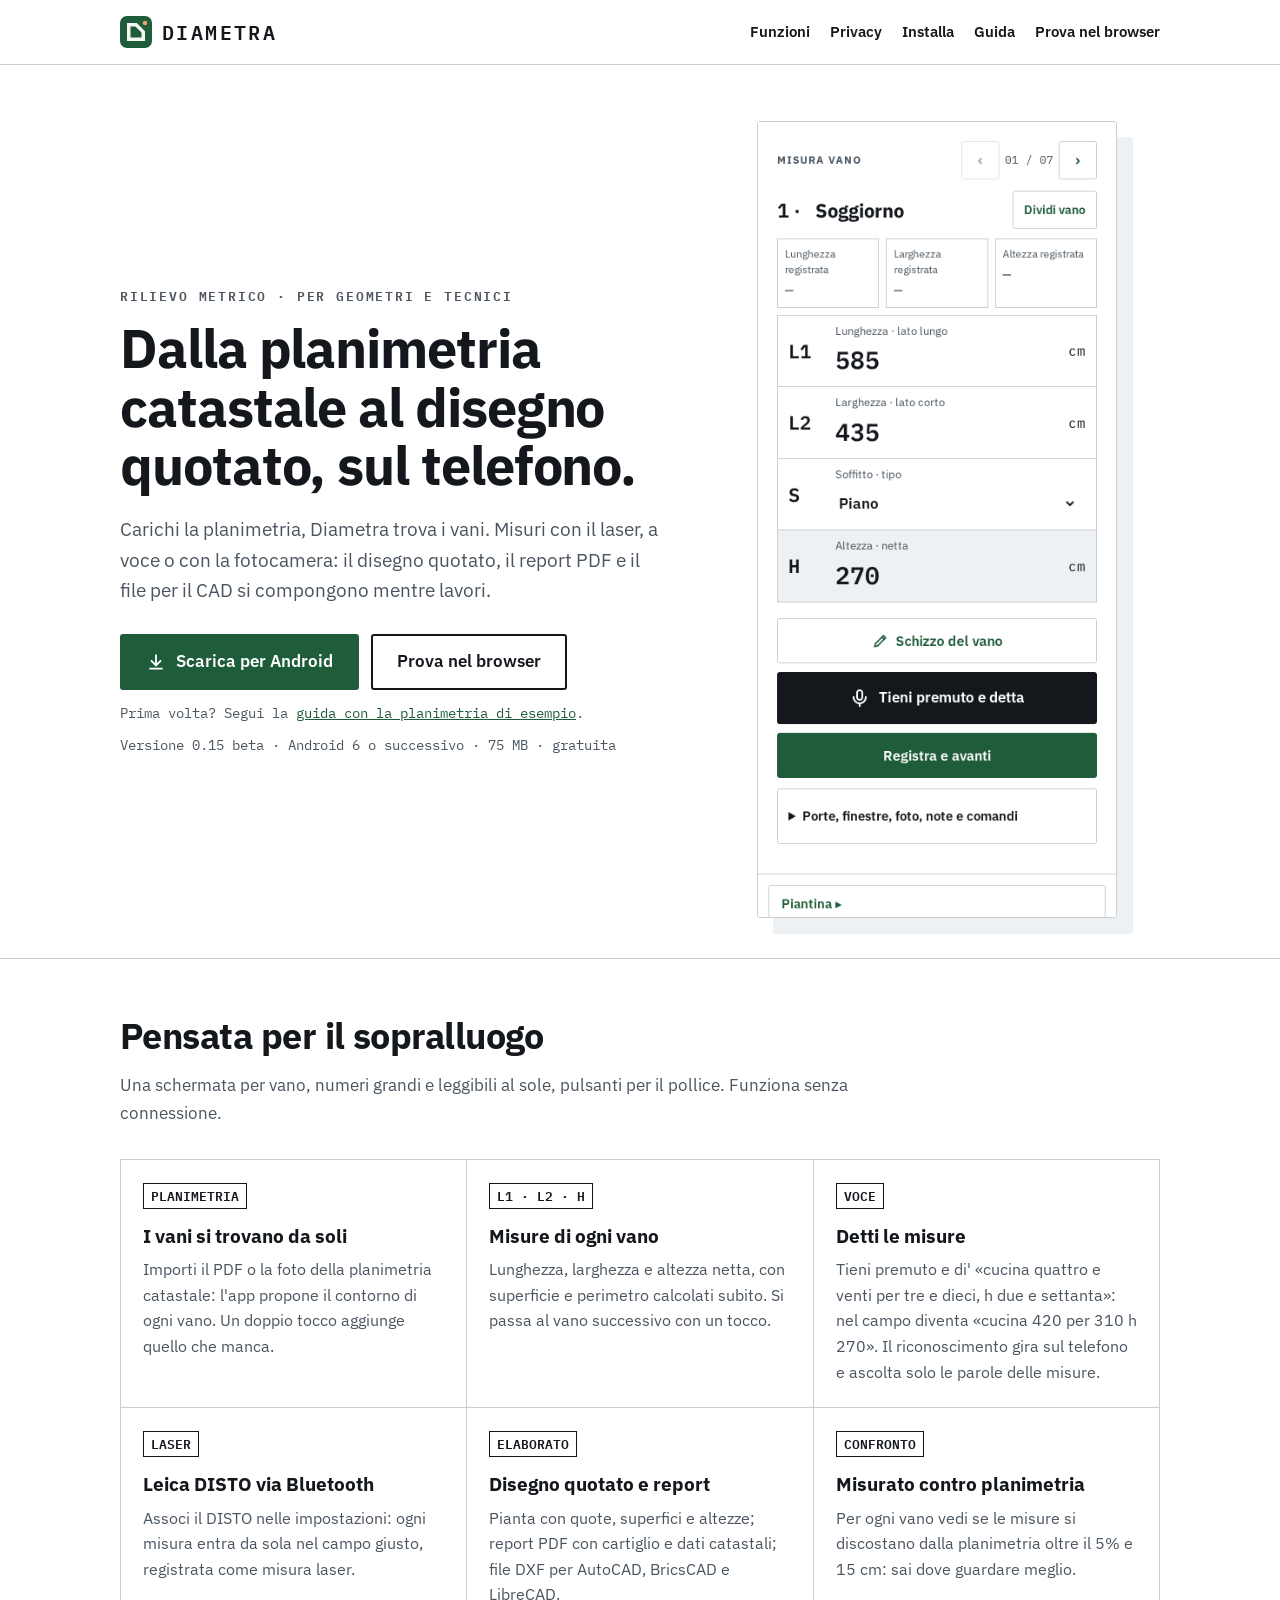
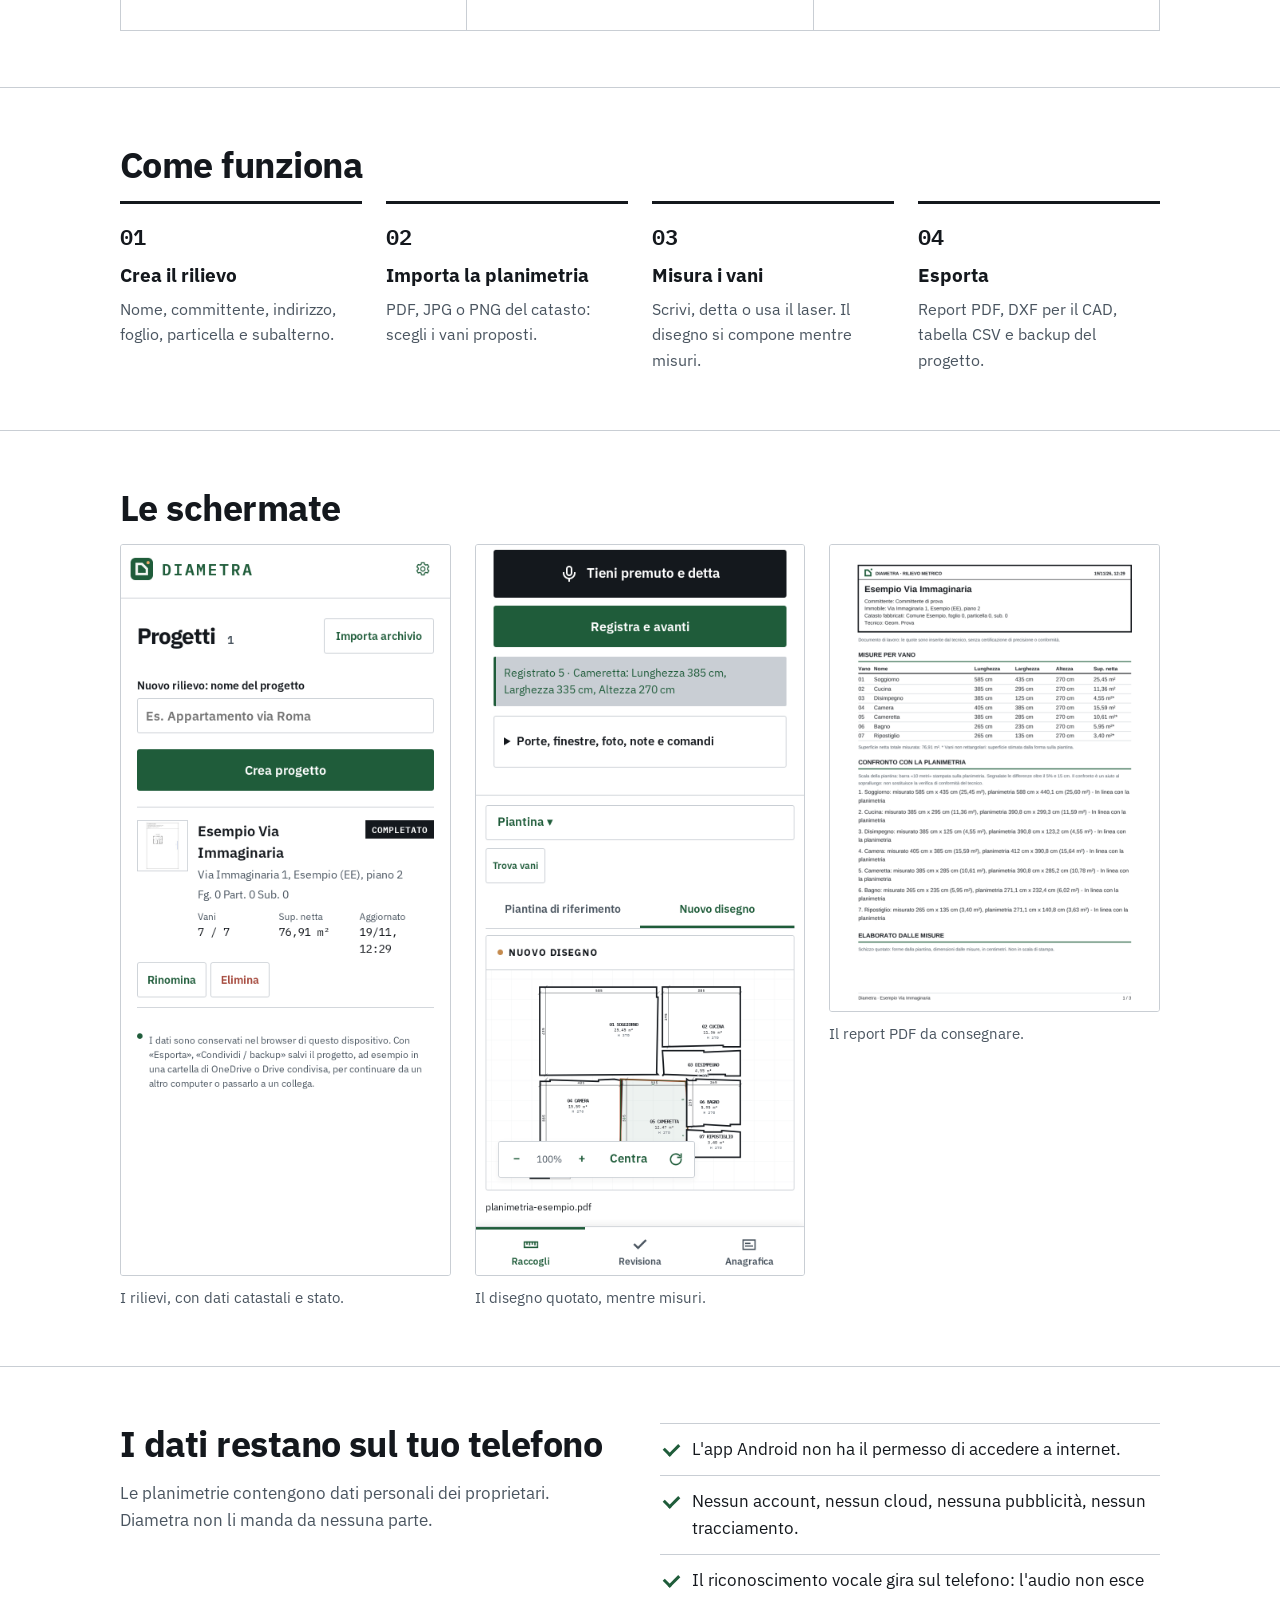
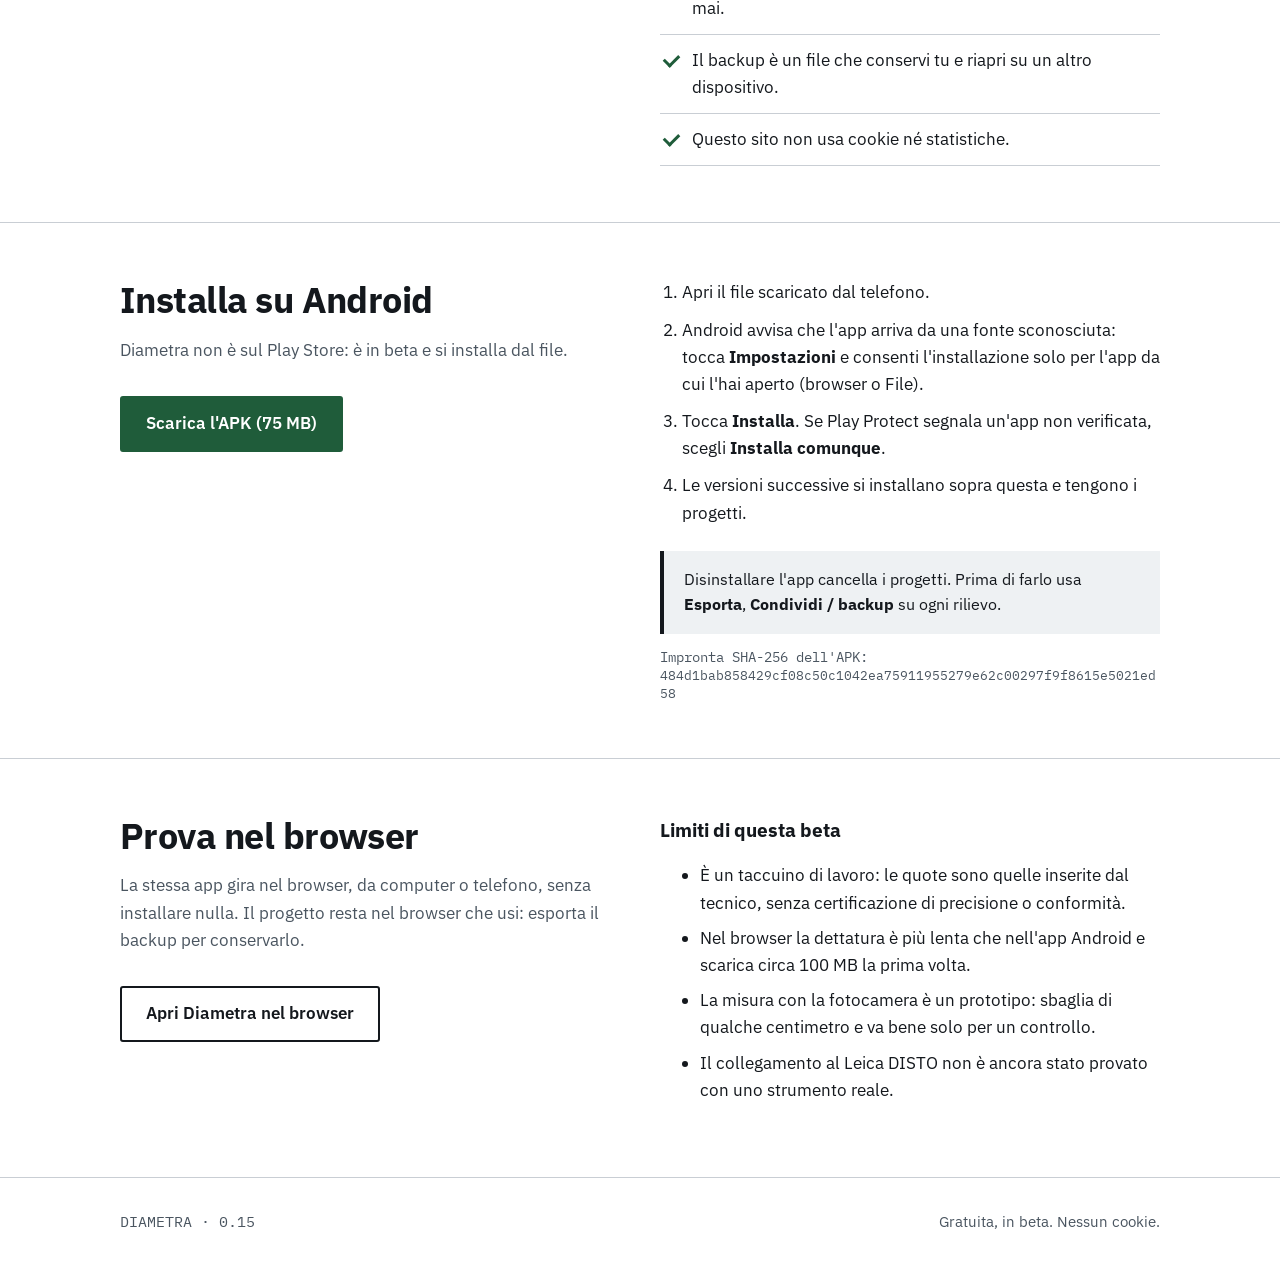
<file: index.html>
<!doctype html>
<html lang="it">
<head>
<meta charset="utf-8">
<meta http-equiv="Content-Security-Policy" content="default-src 'none'; style-src 'self'; img-src 'self'; font-src 'self'; base-uri 'none'; form-action 'none'">
<meta name="viewport" content="width=device-width, initial-scale=1">
<title>Diametra · Rilievo metrico per geometri e tecnici</title>
<meta name="description" content="Dalla planimetria catastale al disegno quotato: misure con laser, voce o fotocamera, report PDF e DXF. Gratuita, senza account, i dati restano sul telefono.">
<meta name="theme-color" content="#1f5c3a">
<link rel="icon" href="favicon.svg" type="image/svg+xml">
<link rel="stylesheet" href="style.css">
</head>
<body>
<header>
  <div class="wrap">
    <a class="brand" href="./"><img src="icon.svg" alt="">DIAMETRA</a>
    <nav aria-label="Sezioni">
      <a href="#funzioni">Funzioni</a>
      <a href="#dati">Privacy</a>
      <a href="#installa">Installa</a>
      <a href="guida.html">Guida</a>
      <a href="app/">Prova nel browser</a>
    </nav>
  </div>
</header>

<main>
  <div class="hero">
    <div class="wrap">
      <div>
        <p class="eyebrow">RILIEVO METRICO · PER GEOMETRI E TECNICI</p>
        <h1>Dalla planimetria catastale al disegno quotato, sul telefono.</h1>
        <p class="lead">Carichi la planimetria, Diametra trova i vani. Misuri con il laser, a voce o con la fotocamera: il disegno quotato, il report PDF e il file per il CAD si compongono mentre lavori.</p>
        <div class="actions">
          <a class="button primary" href="download/diametra.apk" download>
            <svg width="20" height="20" viewBox="0 0 24 24" fill="none" stroke="currentColor" stroke-width="2.2" aria-hidden="true"><path d="M12 3v12M6 10l6 6 6-6M4 20h16"/></svg>
            Scarica per Android
          </a>
          <a class="button" href="app/">Prova nel browser</a>
        </div>
        <p class="meta">Prima volta? Segui la <a href="guida.html">guida con la planimetria di esempio</a>.</p>
        <p class="meta">Versione 0.15 beta · Android 6 o successivo · 75 MB · gratuita</p>
      </div>
      <div class="phone"><img src="img/misura.png" width="412" height="915" alt="Schermata di misura di un vano: righe L1, L2 e H con i valori in centimetri e il pulsante Registra e avanti"></div>
    </div>
  </div>

  <section id="funzioni">
    <div class="wrap">
      <h2>Pensata per il sopralluogo</h2>
      <p class="intro">Una schermata per vano, numeri grandi e leggibili al sole, pulsanti per il pollice. Funziona senza connessione.</p>
      <div class="grid">
        <div><span class="key">PLANIMETRIA</span><h3>I vani si trovano da soli</h3><p>Importi il PDF o la foto della planimetria catastale: l'app propone il contorno di ogni vano. Un doppio tocco aggiunge quello che manca.</p></div>
        <div><span class="key">L1 · L2 · H</span><h3>Misure di ogni vano</h3><p>Lunghezza, larghezza e altezza netta, con superficie e perimetro calcolati subito. Si passa al vano successivo con un tocco.</p></div>
        <div><span class="key">VOCE</span><h3>Detti le misure</h3><p>Tieni premuto e di' «cucina quattro e venti per tre e dieci, h due e settanta»: nel campo diventa «cucina 420 per 310 h 270». Il riconoscimento gira sul telefono e ascolta solo le parole delle misure.</p></div>
        <div><span class="key">LASER</span><h3>Leica DISTO via Bluetooth</h3><p>Associ il DISTO nelle impostazioni: ogni misura entra da sola nel campo giusto, registrata come misura laser.</p></div>
        <div><span class="key">ELABORATO</span><h3>Disegno quotato e report</h3><p>Pianta con quote, superfici e altezze; report PDF con cartiglio e dati catastali; file DXF per AutoCAD, BricsCAD e LibreCAD.</p></div>
        <div><span class="key">CONFRONTO</span><h3>Misurato contro planimetria</h3><p>Per ogni vano vedi se le misure si discostano dalla planimetria oltre il 5% e 15 cm: sai dove guardare meglio.</p></div>
      </div>
    </div>
  </section>

  <section>
    <div class="wrap">
      <h2>Come funziona</h2>
      <ol class="steps">
        <li><h3>Crea il rilievo</h3><p>Nome, committente, indirizzo, foglio, particella e subalterno.</p></li>
        <li><h3>Importa la planimetria</h3><p>PDF, JPG o PNG del catasto: scegli i vani proposti.</p></li>
        <li><h3>Misura i vani</h3><p>Scrivi, detta o usa il laser. Il disegno si compone mentre misuri.</p></li>
        <li><h3>Esporta</h3><p>Report PDF, DXF per il CAD, tabella CSV e backup del progetto.</p></li>
      </ol>
    </div>
  </section>

  <section>
    <div class="wrap">
      <h2>Le schermate</h2>
      <div class="shots">
        <figure><div class="phone"><img src="img/rilievi.png" width="412" height="915" alt="Elenco dei rilievi con indirizzo, dati catastali, vani misurati, superficie e stato" loading="lazy"></div><figcaption>I rilievi, con dati catastali e stato.</figcaption></figure>
        <figure><div class="phone"><img src="img/disegno.png" width="412" height="915" alt="Disegno quotato di sette vani con quote in centimetri, superficie e altezza" loading="lazy"></div><figcaption>Il disegno quotato, mentre misuri.</figcaption></figure>
        <figure><div class="phone"><img src="img/report.png" width="412" height="583" alt="Prima pagina del report PDF con cartiglio, tabella delle misure per vano e confronto con la planimetria" loading="lazy"></div><figcaption>Il report PDF da consegnare.</figcaption></figure>
      </div>
    </div>
  </section>

  <section id="dati">
    <div class="wrap privacy">
      <div>
        <h2>I dati restano sul tuo telefono</h2>
        <p class="intro">Le planimetrie contengono dati personali dei proprietari. Diametra non li manda da nessuna parte.</p>
      </div>
      <ul class="checks">
        <li>L'app Android non ha il permesso di accedere a internet.</li>
        <li>Nessun account, nessun cloud, nessuna pubblicità, nessun tracciamento.</li>
        <li>Il riconoscimento vocale gira sul telefono: l'audio non esce mai.</li>
        <li>Il backup è un file che conservi tu e riapri su un altro dispositivo.</li>
        <li>Questo sito non usa cookie né statistiche.</li>
      </ul>
    </div>
  </section>

  <section id="installa">
    <div class="wrap privacy">
      <div>
        <h2>Installa su Android</h2>
        <p class="intro">Diametra non è sul Play Store: è in beta e si installa dal file.</p>
        <a class="button primary" href="download/diametra.apk" download>Scarica l'APK (75 MB)</a>
      </div>
      <div>
        <ol class="install">
          <li>Apri il file scaricato dal telefono.</li>
          <li>Android avvisa che l'app arriva da una fonte sconosciuta: tocca <strong>Impostazioni</strong> e consenti l'installazione solo per l'app da cui l'hai aperto (browser o File).</li>
          <li>Tocca <strong>Installa</strong>. Se Play Protect segnala un'app non verificata, scegli <strong>Installa comunque</strong>.</li>
          <li>Le versioni successive si installano sopra questa e tengono i progetti.</li>
        </ol>
        <p class="note">Disinstallare l'app cancella i progetti. Prima di farlo usa <strong>Esporta</strong>, <strong>Condividi / backup</strong> su ogni rilievo.</p>
        <p class="meta">Impronta SHA-256 dell'APK:<br><span class="hash">484d1bab858429cf08c50c1042ea75911955279e62c00297f9f8615e5021ed58</span></p>
      </div>
    </div>
  </section>

  <section>
    <div class="wrap privacy">
      <div>
        <h2>Prova nel browser</h2>
        <p class="intro">La stessa app gira nel browser, da computer o telefono, senza installare nulla. Il progetto resta nel browser che usi: esporta il backup per conservarlo.</p>
        <a class="button" href="app/">Apri Diametra nel browser</a>
      </div>
      <div>
        <h3>Limiti di questa beta</h3>
        <ul class="limits">
          <li>È un taccuino di lavoro: le quote sono quelle inserite dal tecnico, senza certificazione di precisione o conformità.</li>
          <li>Nel browser la dettatura è più lenta che nell'app Android e scarica circa 100 MB la prima volta.</li>
          <li>La misura con la fotocamera è un prototipo: sbaglia di qualche centimetro e va bene solo per un controllo.</li>
          <li>Il collegamento al Leica DISTO non è ancora stato provato con uno strumento reale.</li>
        </ul>
      </div>
    </div>
  </section>
</main>

<footer>
  <div class="wrap">
    <span class="mono">DIAMETRA · 0.15</span>
    <span>Gratuita, in beta. Nessun cookie.</span>
  </div>
</footer>
</body>
</html>
</file>
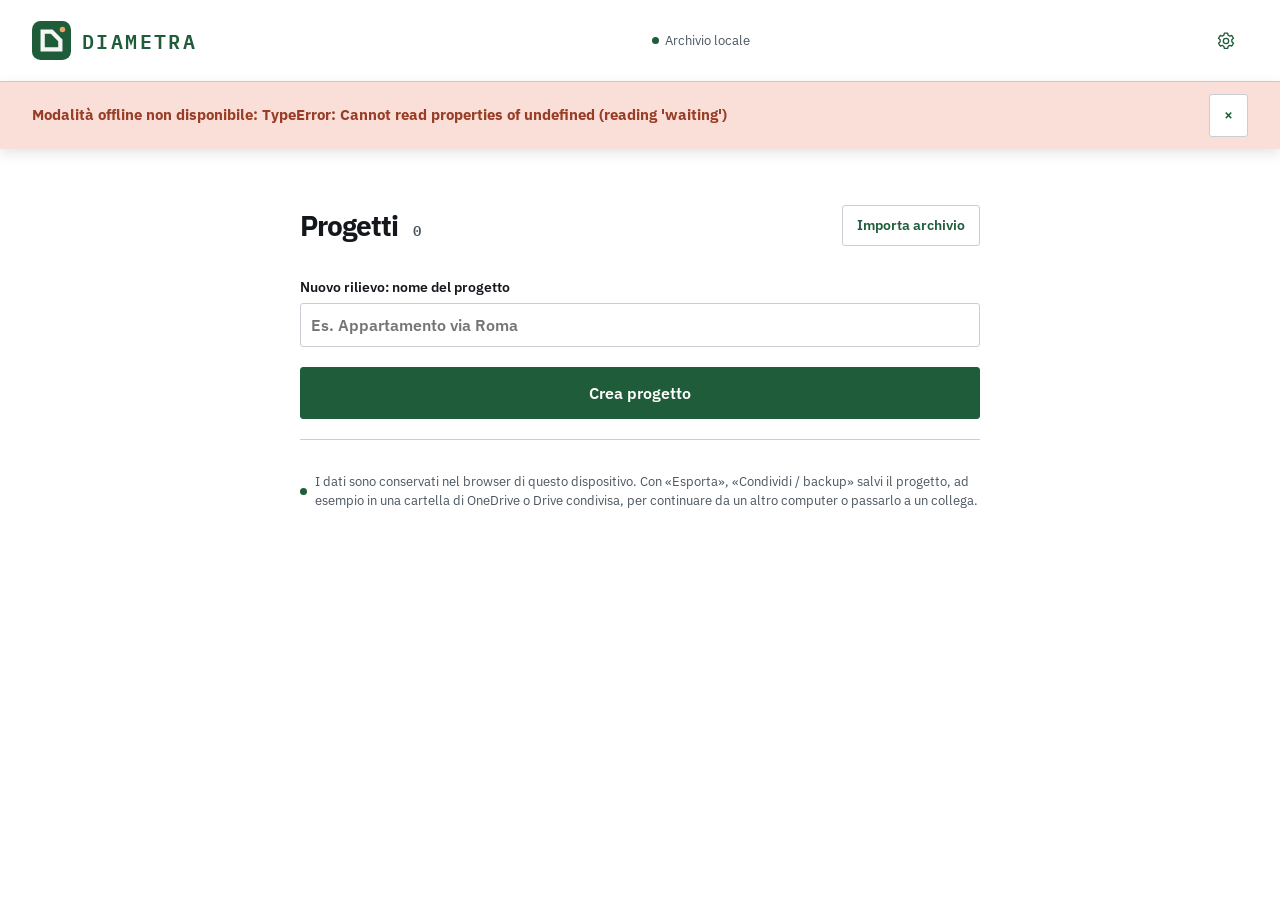
<file: app/index.html>
<!doctype html>
<html lang="it">
  <head>
    <meta http-equiv="Content-Security-Policy" content="default-src &#39;self&#39;; script-src &#39;self&#39; &#39;wasm-unsafe-eval&#39;; worker-src &#39;self&#39; blob:; connect-src &#39;self&#39; data: blob:; img-src &#39;self&#39; data: blob:; style-src &#39;self&#39; &#39;unsafe-inline&#39;; font-src &#39;self&#39; data:; object-src &#39;none&#39;; base-uri &#39;self&#39;; form-action &#39;self&#39;">

    <meta charset="UTF-8" />
    <meta name="viewport" content="width=device-width, initial-scale=1.0" />
    <meta name="theme-color" content="#1f5c3a" />
    <meta name="description" content="Taccuino di rilievo locale con piantina, misure ed evidenze." />
    <title>Diametra — Taccuino di rilievo</title>
    <link rel="icon" href="/app/favicon.svg" type="image/svg+xml" />
    <script type="module" crossorigin src="/app/assets/index-DdVfvnda.js"></script>
    <link rel="stylesheet" crossorigin href="/app/assets/index-Cwk5TYy_.css">
  <link rel="manifest" href="/app/manifest.webmanifest"></head>
  <body>
    <div id="root"></div>
  </body>
</html>
</file>
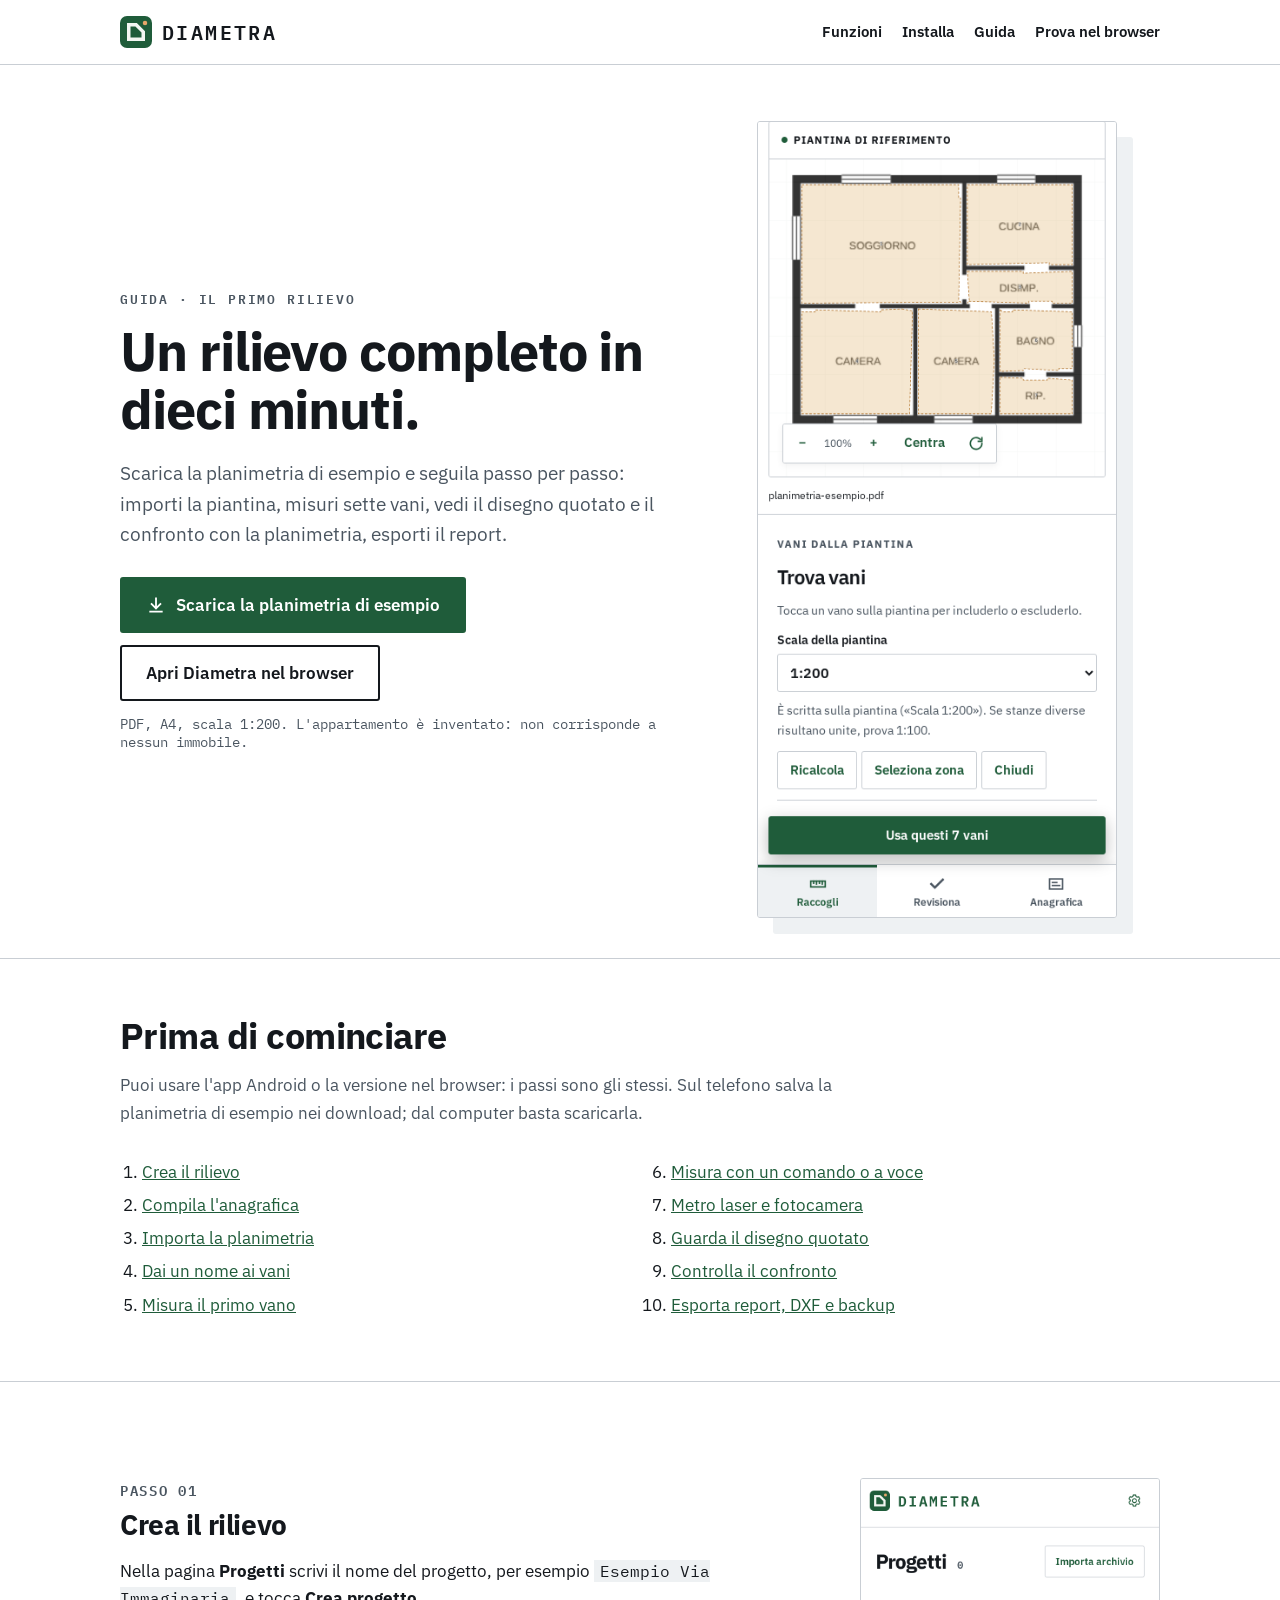
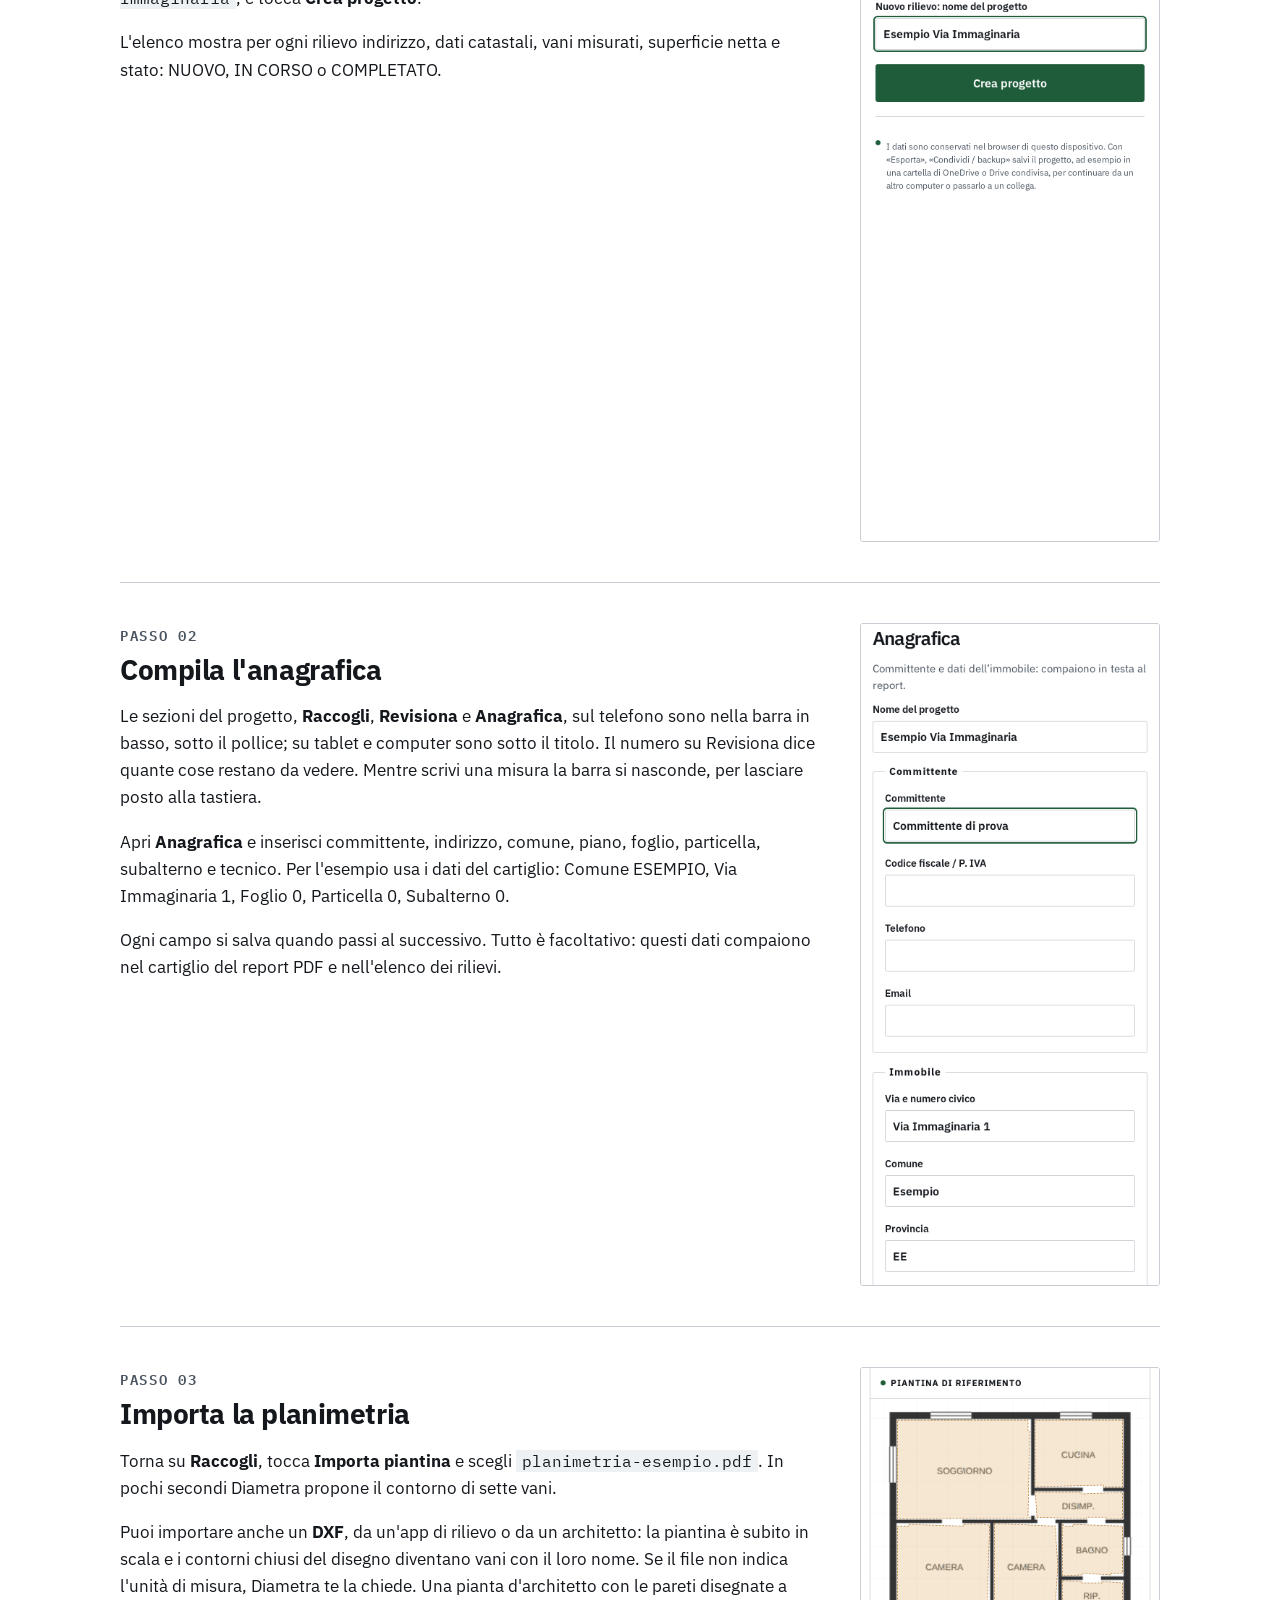
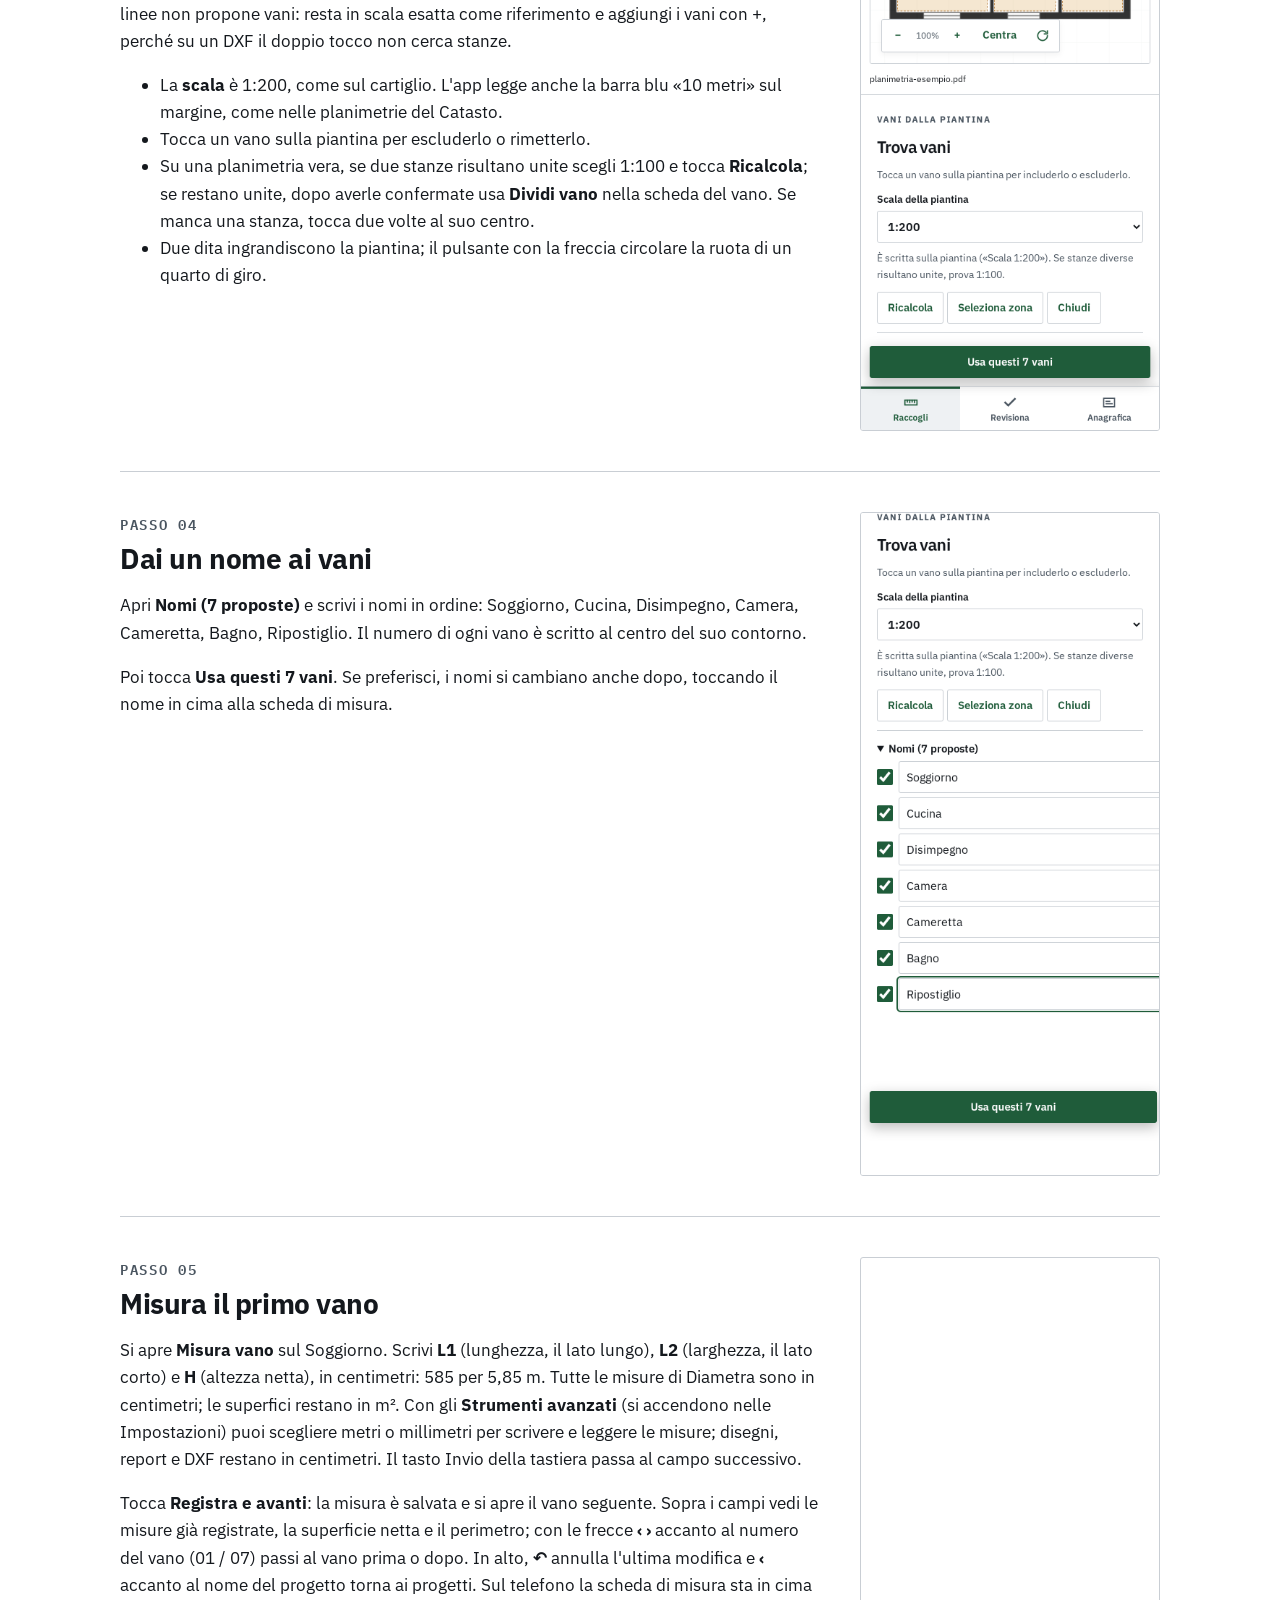
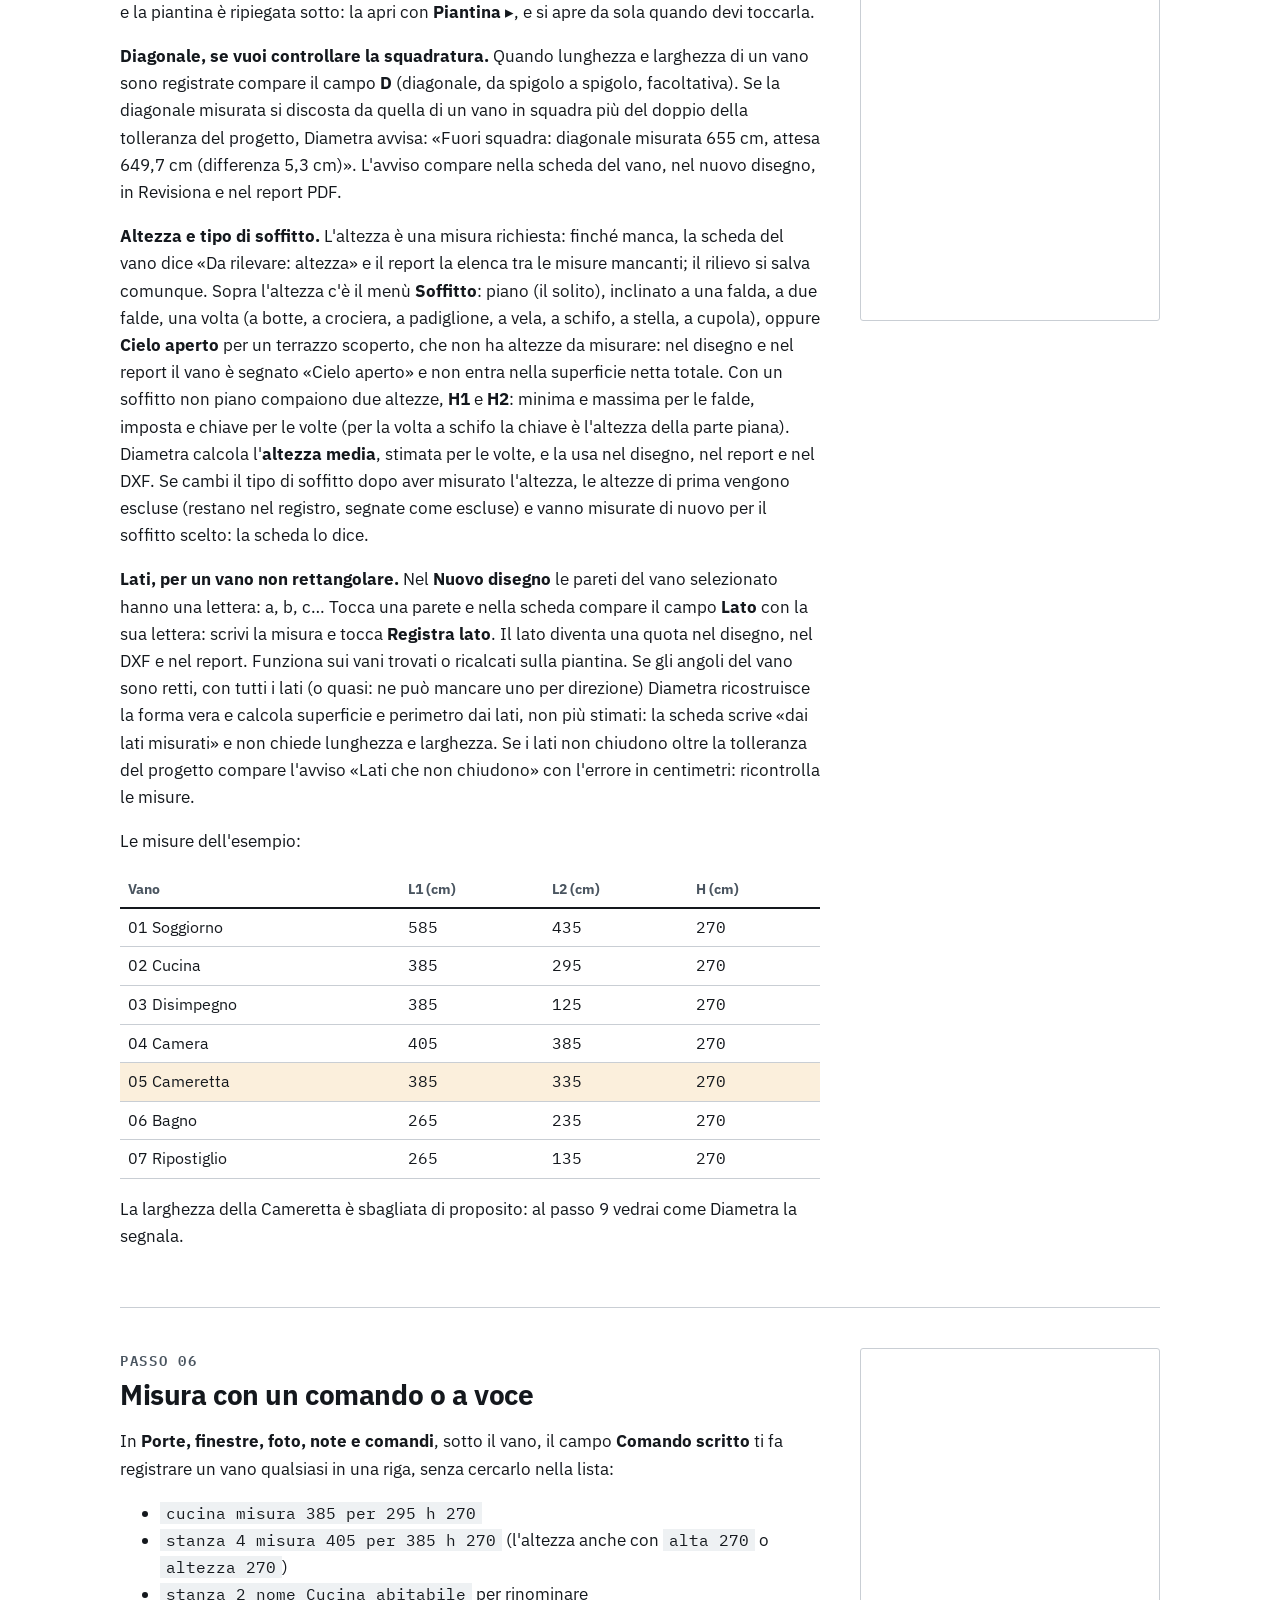
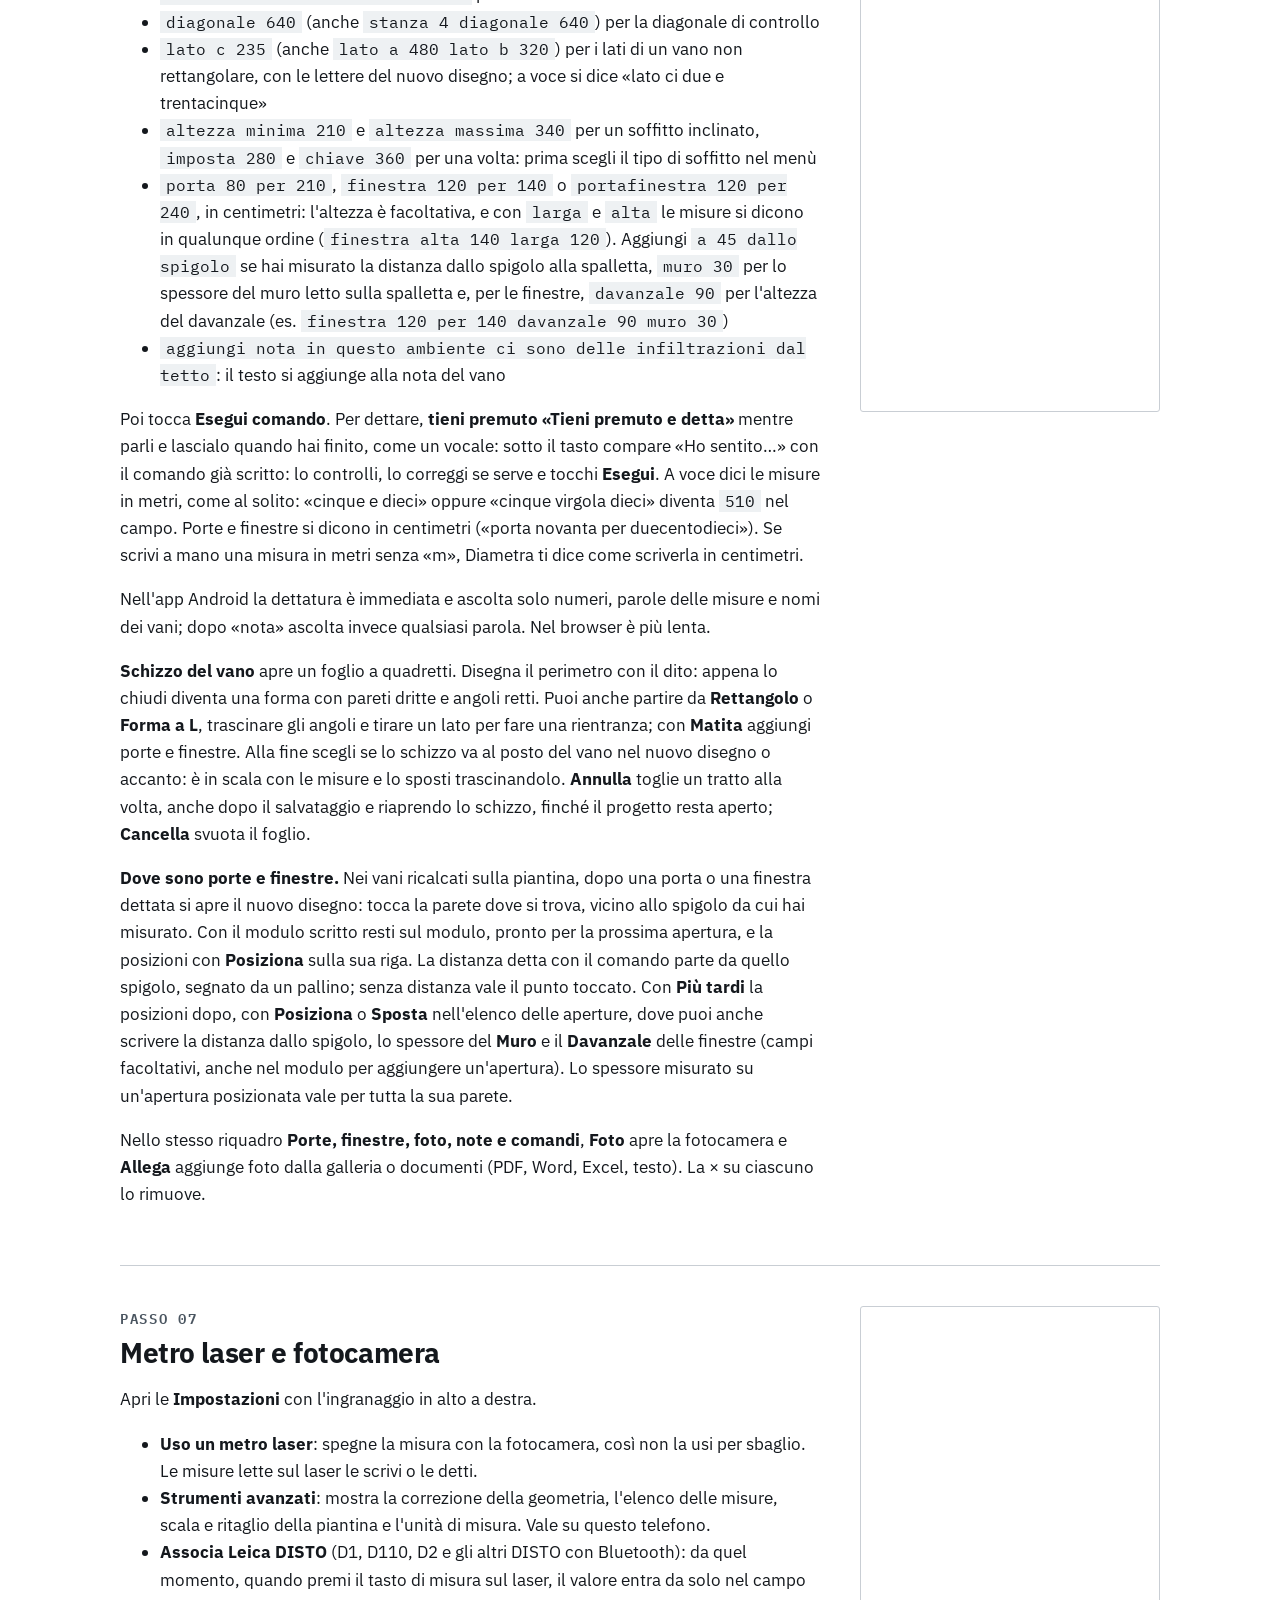
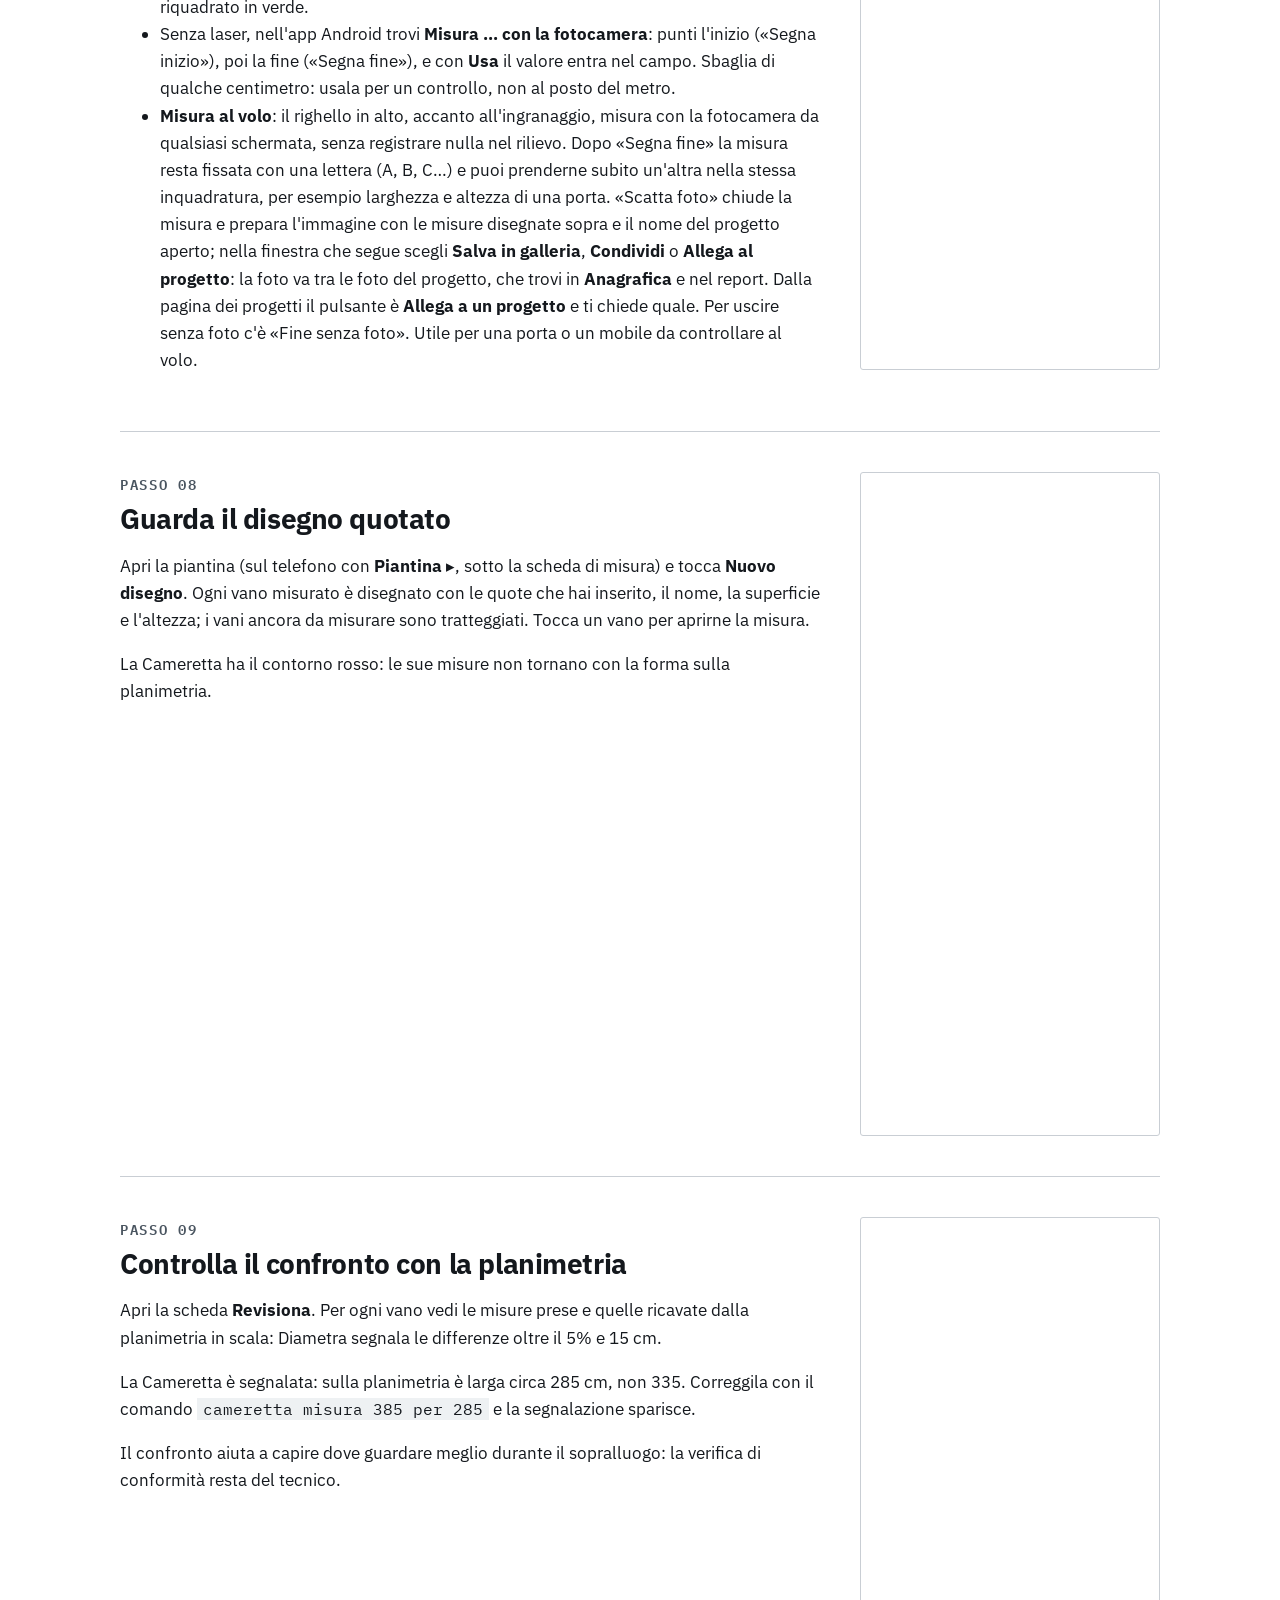
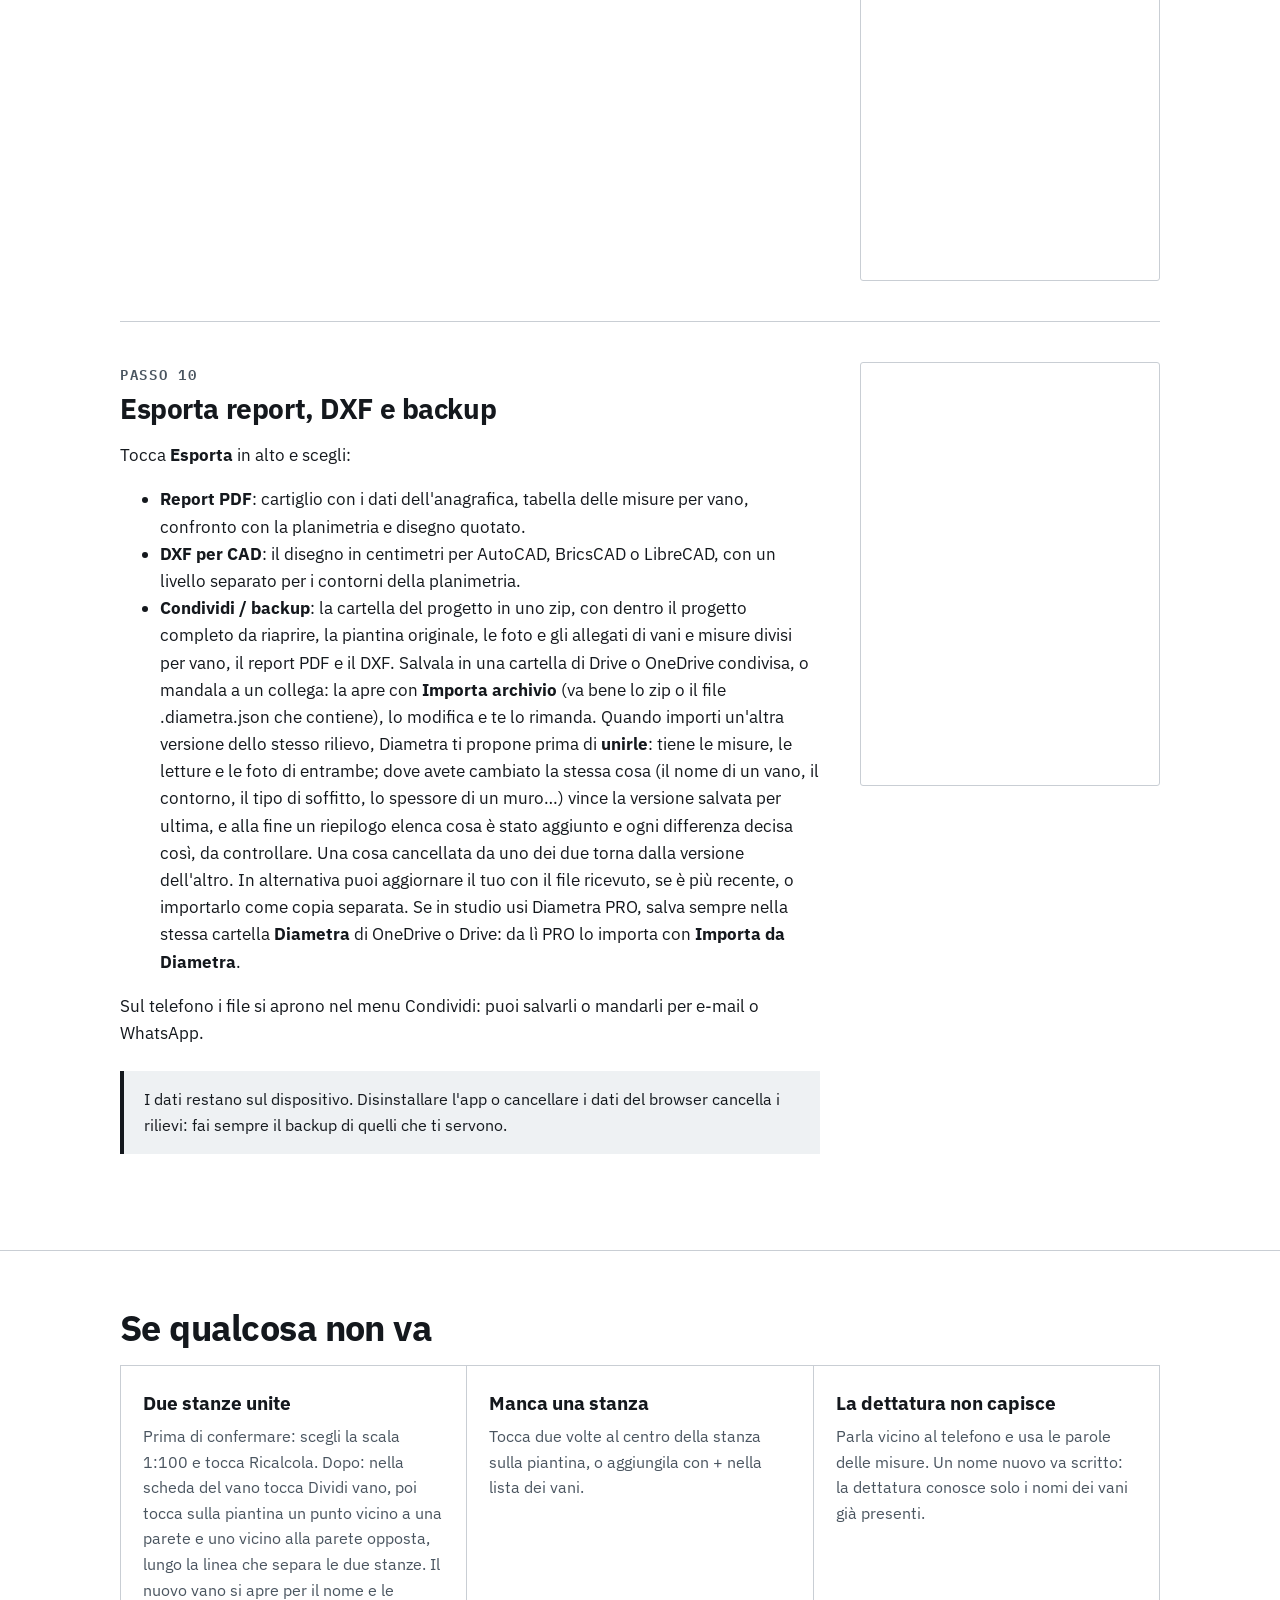
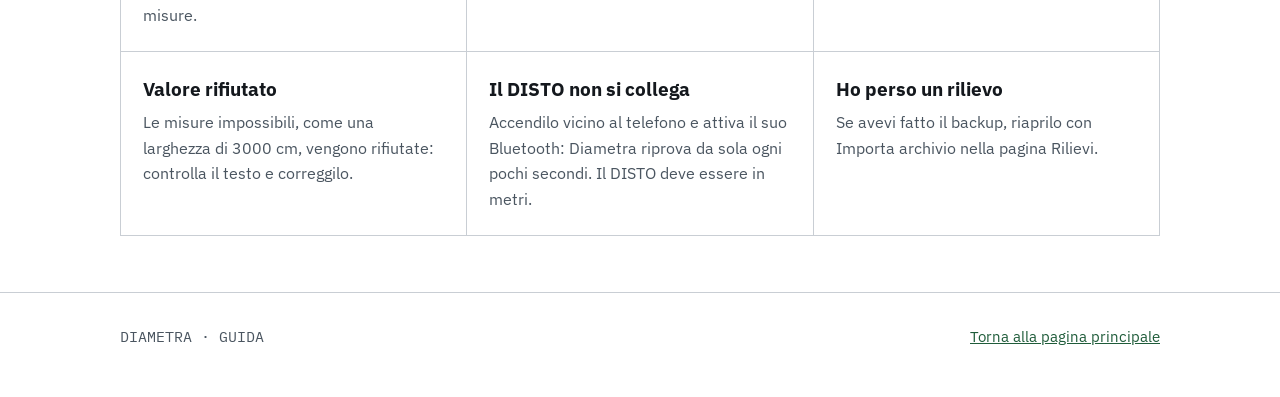
<file: guida.html>
<!doctype html>
<html lang="it">
<head>
<meta charset="utf-8">
<meta http-equiv="Content-Security-Policy" content="default-src 'none'; style-src 'self'; img-src 'self'; font-src 'self'; base-uri 'none'; form-action 'none'">
<meta name="viewport" content="width=device-width, initial-scale=1">
<title>Guida a Diametra · Il primo rilievo</title>
<meta name="description" content="Un rilievo completo con una planimetria di esempio: dall'importazione al disegno quotato e al report PDF.">
<meta name="theme-color" content="#1f5c3a">
<link rel="icon" href="favicon.svg" type="image/svg+xml">
<link rel="stylesheet" href="style.css">
</head>
<body>
<header>
  <div class="wrap">
    <a class="brand" href="./"><img src="icon.svg" alt="">DIAMETRA</a>
    <nav aria-label="Sezioni">
      <a href="./#funzioni">Funzioni</a>
      <a href="./#installa">Installa</a>
      <a href="guida.html" aria-current="page">Guida</a>
      <a href="app/">Prova nel browser</a>
    </nav>
  </div>
</header>

<main>
  <div class="hero">
    <div class="wrap">
      <div>
        <p class="eyebrow">GUIDA · IL PRIMO RILIEVO</p>
        <h1>Un rilievo completo in dieci minuti.</h1>
        <p class="lead">Scarica la planimetria di esempio e seguila passo per passo: importi la piantina, misuri sette vani, vedi il disegno quotato e il confronto con la planimetria, esporti il report.</p>
        <div class="actions">
          <a class="button primary" href="esempio/planimetria-esempio.pdf" download>
            <svg width="20" height="20" viewBox="0 0 24 24" fill="none" stroke="currentColor" stroke-width="2.2" aria-hidden="true"><path d="M12 3v12M6 10l6 6 6-6M4 20h16"/></svg>
            Scarica la planimetria di esempio
          </a>
          <a class="button" href="app/">Apri Diametra nel browser</a>
        </div>
        <p class="meta">PDF, A4, scala 1:200. L'appartamento è inventato: non corrisponde a nessun immobile.</p>
      </div>
      <div class="phone"><img src="img/guida/03-ambienti.png" width="412" height="915" alt="La planimetria di esempio importata, con i sette vani riconosciuti"></div>
    </div>
  </div>

  <section>
    <div class="wrap">
      <h2>Prima di cominciare</h2>
      <p class="intro">Puoi usare l'app Android o la versione nel browser: i passi sono gli stessi. Sul telefono salva la planimetria di esempio nei download; dal computer basta scaricarla.</p>
      <ol class="toc">
        <li><a href="#crea">Crea il rilievo</a></li>
        <li><a href="#anagrafica">Compila l'anagrafica</a></li>
        <li><a href="#importa">Importa la planimetria</a></li>
        <li><a href="#nomi">Dai un nome ai vani</a></li>
        <li><a href="#misura">Misura il primo vano</a></li>
        <li><a href="#comandi">Misura con un comando o a voce</a></li>
        <li><a href="#strumenti">Metro laser e fotocamera</a></li>
        <li><a href="#disegno">Guarda il disegno quotato</a></li>
        <li><a href="#confronto">Controlla il confronto</a></li>
        <li><a href="#esporta">Esporta report, DXF e backup</a></li>
      </ol>
    </div>
  </section>

  <section style="padding-top:0">
    <div class="wrap">
      <div class="guide-step" id="crea">
        <div>
          <span class="step-number">PASSO 01</span>
          <h2>Crea il rilievo</h2>
          <p>Nella pagina <strong>Progetti</strong> scrivi il nome del progetto, per esempio <code>Esempio Via Immaginaria</code>, e tocca <strong>Crea progetto</strong>.</p>
          <p>L'elenco mostra per ogni rilievo indirizzo, dati catastali, vani misurati, superficie netta e stato: NUOVO, IN CORSO o COMPLETATO.</p>
        </div>
        <div class="phone"><img src="img/guida/01-nuovo.png" width="412" height="915" alt="Pagina Rilievi con il nome del nuovo progetto" loading="lazy"></div>
      </div>

      <div class="guide-step" id="anagrafica">
        <div>
          <span class="step-number">PASSO 02</span>
          <h2>Compila l'anagrafica</h2>
          <p>Le sezioni del progetto, <strong>Raccogli</strong>, <strong>Revisiona</strong> e <strong>Anagrafica</strong>, sul telefono sono nella barra in basso, sotto il pollice; su tablet e computer sono sotto il titolo. Il numero su Revisiona dice quante cose restano da vedere. Mentre scrivi una misura la barra si nasconde, per lasciare posto alla tastiera.</p>
          <p>Apri <strong>Anagrafica</strong> e inserisci committente, indirizzo, comune, piano, foglio, particella, subalterno e tecnico. Per l'esempio usa i dati del cartiglio: Comune ESEMPIO, Via Immaginaria 1, Foglio 0, Particella 0, Subalterno 0.</p>
          <p>Ogni campo si salva quando passi al successivo. Tutto è facoltativo: questi dati compaiono nel cartiglio del report PDF e nell'elenco dei rilievi.</p>
        </div>
        <div class="phone"><img src="img/guida/02-anagrafica.png" width="412" height="915" alt="Scheda Anagrafica con committente, immobile e dati catastali" loading="lazy"></div>
      </div>

      <div class="guide-step" id="importa">
        <div>
          <span class="step-number">PASSO 03</span>
          <h2>Importa la planimetria</h2>
          <p>Torna su <strong>Raccogli</strong>, tocca <strong>Importa piantina</strong> e scegli <code>planimetria-esempio.pdf</code>. In pochi secondi Diametra propone il contorno di sette vani.</p>
          <p>Puoi importare anche un <strong>DXF</strong>, da un'app di rilievo o da un architetto: la piantina è subito in scala e i contorni chiusi del disegno diventano vani con il loro nome. Se il file non indica l'unità di misura, Diametra te la chiede. Una pianta d'architetto con le pareti disegnate a linee non propone vani: resta in scala esatta come riferimento e aggiungi i vani con +, perché su un DXF il doppio tocco non cerca stanze.</p>
          <ul>
            <li>La <strong>scala</strong> è 1:200, come sul cartiglio. L'app legge anche la barra blu «10 metri» sul margine, come nelle planimetrie del Catasto.</li>
            <li>Tocca un vano sulla piantina per escluderlo o rimetterlo.</li>
            <li>Su una planimetria vera, se due stanze risultano unite scegli 1:100 e tocca <strong>Ricalcola</strong>; se restano unite, dopo averle confermate usa <strong>Dividi vano</strong> nella scheda del vano. Se manca una stanza, tocca due volte al suo centro.</li>
            <li>Due dita ingrandiscono la piantina; il pulsante con la freccia circolare la ruota di un quarto di giro.</li>
          </ul>
        </div>
        <div class="phone"><img src="img/guida/03-ambienti.png" width="412" height="915" alt="Sette vani proposti sulla planimetria di esempio" loading="lazy"></div>
      </div>

      <div class="guide-step" id="nomi">
        <div>
          <span class="step-number">PASSO 04</span>
          <h2>Dai un nome ai vani</h2>
          <p>Apri <strong>Nomi (7 proposte)</strong> e scrivi i nomi in ordine: Soggiorno, Cucina, Disimpegno, Camera, Cameretta, Bagno, Ripostiglio. Il numero di ogni vano è scritto al centro del suo contorno.</p>
          <p>Poi tocca <strong>Usa questi 7 vani</strong>. Se preferisci, i nomi si cambiano anche dopo, toccando il nome in cima alla scheda di misura.</p>
        </div>
        <div class="phone"><img src="img/guida/04-nomi.png" width="412" height="915" alt="Elenco dei sette vani con i nomi inseriti" loading="lazy"></div>
      </div>

      <div class="guide-step" id="misura">
        <div>
          <span class="step-number">PASSO 05</span>
          <h2>Misura il primo vano</h2>
          <p>Si apre <strong>Misura vano</strong> sul Soggiorno. Scrivi <strong>L1</strong> (lunghezza, il lato lungo), <strong>L2</strong> (larghezza, il lato corto) e <strong>H</strong> (altezza netta), in centimetri: 585 per 5,85 m. Tutte le misure di Diametra sono in centimetri; le superfici restano in m². Con gli <strong>Strumenti avanzati</strong> (si accendono nelle Impostazioni) puoi scegliere metri o millimetri per scrivere e leggere le misure; disegni, report e DXF restano in centimetri. Il tasto Invio della tastiera passa al campo successivo.</p>
          <p>Tocca <strong>Registra e avanti</strong>: la misura è salvata e si apre il vano seguente. Sopra i campi vedi le misure già registrate, la superficie netta e il perimetro; con le frecce <strong>‹ ›</strong> accanto al numero del vano (01 / 07) passi al vano prima o dopo. In alto, <strong>↶</strong> annulla l'ultima modifica e <strong>‹</strong> accanto al nome del progetto torna ai progetti. Sul telefono la scheda di misura sta in cima e la piantina è ripiegata sotto: la apri con <strong>Piantina ▸</strong>, e si apre da sola quando devi toccarla.</p>
          <p><strong>Diagonale, se vuoi controllare la squadratura.</strong> Quando lunghezza e larghezza di un vano sono registrate compare il campo <strong>D</strong> (diagonale, da spigolo a spigolo, facoltativa). Se la diagonale misurata si discosta da quella di un vano in squadra più del doppio della tolleranza del progetto, Diametra avvisa: «Fuori squadra: diagonale misurata 655 cm, attesa 649,7 cm (differenza 5,3 cm)». L'avviso compare nella scheda del vano, nel nuovo disegno, in Revisiona e nel report PDF.</p>
          <p><strong>Altezza e tipo di soffitto.</strong> L'altezza è una misura richiesta: finché manca, la scheda del vano dice «Da rilevare: altezza» e il report la elenca tra le misure mancanti; il rilievo si salva comunque. Sopra l'altezza c'è il menù <strong>Soffitto</strong>: piano (il solito), inclinato a una falda, a due falde, una volta (a botte, a crociera, a padiglione, a vela, a schifo, a stella, a cupola), oppure <strong>Cielo aperto</strong> per un terrazzo scoperto, che non ha altezze da misurare: nel disegno e nel report il vano è segnato «Cielo aperto» e non entra nella superficie netta totale. Con un soffitto non piano compaiono due altezze, <strong>H1</strong> e <strong>H2</strong>: minima e massima per le falde, imposta e chiave per le volte (per la volta a schifo la chiave è l'altezza della parte piana). Diametra calcola l'<strong>altezza media</strong>, stimata per le volte, e la usa nel disegno, nel report e nel DXF. Se cambi il tipo di soffitto dopo aver misurato l'altezza, le altezze di prima vengono escluse (restano nel registro, segnate come escluse) e vanno misurate di nuovo per il soffitto scelto: la scheda lo dice.</p>
          <p><strong>Lati, per un vano non rettangolare.</strong> Nel <strong>Nuovo disegno</strong> le pareti del vano selezionato hanno una lettera: a, b, c… Tocca una parete e nella scheda compare il campo <strong>Lato</strong> con la sua lettera: scrivi la misura e tocca <strong>Registra lato</strong>. Il lato diventa una quota nel disegno, nel DXF e nel report. Funziona sui vani trovati o ricalcati sulla piantina. Se gli angoli del vano sono retti, con tutti i lati (o quasi: ne può mancare uno per direzione) Diametra ricostruisce la forma vera e calcola superficie e perimetro dai lati, non più stimati: la scheda scrive «dai lati misurati» e non chiede lunghezza e larghezza. Se i lati non chiudono oltre la tolleranza del progetto compare l'avviso «Lati che non chiudono» con l'errore in centimetri: ricontrolla le misure.</p>
          <p>Le misure dell'esempio:</p>
          <table class="measures">
            <thead><tr><th>Vano</th><th>L1 (cm)</th><th>L2 (cm)</th><th>H (cm)</th></tr></thead>
            <tbody>
              <tr><td>01 Soggiorno</td><td>585</td><td>435</td><td>270</td></tr>
              <tr><td>02 Cucina</td><td>385</td><td>295</td><td>270</td></tr>
              <tr><td>03 Disimpegno</td><td>385</td><td>125</td><td>270</td></tr>
              <tr><td>04 Camera</td><td>405</td><td>385</td><td>270</td></tr>
              <tr class="wrong"><td>05 Cameretta</td><td>385</td><td>335</td><td>270</td></tr>
              <tr><td>06 Bagno</td><td>265</td><td>235</td><td>270</td></tr>
              <tr><td>07 Ripostiglio</td><td>265</td><td>135</td><td>270</td></tr>
            </tbody>
          </table>
          <p>La larghezza della Cameretta è sbagliata di proposito: al passo 9 vedrai come Diametra la segnala.</p>
        </div>
        <div class="phone"><img src="img/guida/05-misura.png" width="412" height="915" alt="Scheda di misura del Soggiorno con L1 585, L2 435 e H 270" loading="lazy"></div>
      </div>

      <div class="guide-step" id="comandi">
        <div>
          <span class="step-number">PASSO 06</span>
          <h2>Misura con un comando o a voce</h2>
          <p>In <strong>Porte, finestre, foto, note e comandi</strong>, sotto il vano, il campo <strong>Comando scritto</strong> ti fa registrare un vano qualsiasi in una riga, senza cercarlo nella lista:</p>
          <ul>
            <li><code>cucina misura 385 per 295 h 270</code></li>
            <li><code>stanza 4 misura 405 per 385 h 270</code> (l'altezza anche con <code>alta 270</code> o <code>altezza 270</code>)</li>
            <li><code>stanza 2 nome Cucina abitabile</code> per rinominare</li>
            <li><code>diagonale 640</code> (anche <code>stanza 4 diagonale 640</code>) per la diagonale di controllo</li>
            <li><code>lato c 235</code> (anche <code>lato a 480 lato b 320</code>) per i lati di un vano non rettangolare, con le lettere del nuovo disegno; a voce si dice «lato ci due e trentacinque»</li>
            <li><code>altezza minima 210</code> e <code>altezza massima 340</code> per un soffitto inclinato, <code>imposta 280</code> e <code>chiave 360</code> per una volta: prima scegli il tipo di soffitto nel menù</li>
            <li><code>porta 80 per 210</code>, <code>finestra 120 per 140</code> o <code>portafinestra 120 per 240</code>, in centimetri: l'altezza è facoltativa, e con <code>larga</code> e <code>alta</code> le misure si dicono in qualunque ordine (<code>finestra alta 140 larga 120</code>). Aggiungi <code>a 45 dallo spigolo</code> se hai misurato la distanza dallo spigolo alla spalletta, <code>muro 30</code> per lo spessore del muro letto sulla spalletta e, per le finestre, <code>davanzale 90</code> per l'altezza del davanzale (es. <code>finestra 120 per 140 davanzale 90 muro 30</code>)</li>
            <li><code>aggiungi nota in questo ambiente ci sono delle infiltrazioni dal tetto</code>: il testo si aggiunge alla nota del vano</li>
          </ul>
          <p>Poi tocca <strong>Esegui comando</strong>. Per dettare, <strong>tieni premuto «Tieni premuto e detta»</strong> mentre parli e lascialo quando hai finito, come un vocale: sotto il tasto compare «Ho sentito…» con il comando già scritto: lo controlli, lo correggi se serve e tocchi <strong>Esegui</strong>. A voce dici le misure in metri, come al solito: «cinque e dieci» oppure «cinque virgola dieci» diventa <code>510</code> nel campo. Porte e finestre si dicono in centimetri («porta novanta per duecentodieci»). Se scrivi a mano una misura in metri senza «m», Diametra ti dice come scriverla in centimetri.</p>
          <p>Nell'app Android la dettatura è immediata e ascolta solo numeri, parole delle misure e nomi dei vani; dopo «nota» ascolta invece qualsiasi parola. Nel browser è più lenta.</p>
          <p><strong>Schizzo del vano</strong> apre un foglio a quadretti. Disegna il perimetro con il dito: appena lo chiudi diventa una forma con pareti dritte e angoli retti. Puoi anche partire da <strong>Rettangolo</strong> o <strong>Forma a L</strong>, trascinare gli angoli e tirare un lato per fare una rientranza; con <strong>Matita</strong> aggiungi porte e finestre. Alla fine scegli se lo schizzo va al posto del vano nel nuovo disegno o accanto: è in scala con le misure e lo sposti trascinandolo. <strong>Annulla</strong> toglie un tratto alla volta, anche dopo il salvataggio e riaprendo lo schizzo, finché il progetto resta aperto; <strong>Cancella</strong> svuota il foglio.</p>
          <p><strong>Dove sono porte e finestre.</strong> Nei vani ricalcati sulla piantina, dopo una porta o una finestra dettata si apre il nuovo disegno: tocca la parete dove si trova, vicino allo spigolo da cui hai misurato. Con il modulo scritto resti sul modulo, pronto per la prossima apertura, e la posizioni con <strong>Posiziona</strong> sulla sua riga. La distanza detta con il comando parte da quello spigolo, segnato da un pallino; senza distanza vale il punto toccato. Con <strong>Più tardi</strong> la posizioni dopo, con <strong>Posiziona</strong> o <strong>Sposta</strong> nell'elenco delle aperture, dove puoi anche scrivere la distanza dallo spigolo, lo spessore del <strong>Muro</strong> e il <strong>Davanzale</strong> delle finestre (campi facoltativi, anche nel modulo per aggiungere un'apertura). Lo spessore misurato su un'apertura posizionata vale per tutta la sua parete.</p>
          <p>Nello stesso riquadro <strong>Porte, finestre, foto, note e comandi</strong>, <strong>Foto</strong> apre la fotocamera e <strong>Allega</strong> aggiunge foto dalla galleria o documenti (PDF, Word, Excel, testo). La × su ciascuno lo rimuove.</p>
        </div>
        <div class="phone"><img src="img/guida/06-comando.png" width="412" height="915" alt="Campo comando con il testo cameretta misura 385 per 335 h 270" loading="lazy"></div>
      </div>

      <div class="guide-step" id="strumenti">
        <div>
          <span class="step-number">PASSO 07</span>
          <h2>Metro laser e fotocamera</h2>
          <p>Apri le <strong>Impostazioni</strong> con l'ingranaggio in alto a destra.</p>
          <ul>
            <li><strong>Uso un metro laser</strong>: spegne la misura con la fotocamera, così non la usi per sbaglio. Le misure lette sul laser le scrivi o le detti.</li>
            <li><strong>Strumenti avanzati</strong>: mostra la correzione della geometria, l'elenco delle misure, scala e ritaglio della piantina e l'unità di misura. Vale su questo telefono.</li>
            <li><strong>Associa Leica DISTO</strong> (D1, D110, D2 e gli altri DISTO con Bluetooth): da quel momento, quando premi il tasto di misura sul laser, il valore entra da solo nel campo riquadrato in verde.</li>
            <li>Senza laser, nell'app Android trovi <strong>Misura … con la fotocamera</strong>: punti l'inizio («Segna inizio»), poi la fine («Segna fine»), e con <strong>Usa</strong> il valore entra nel campo. Sbaglia di qualche centimetro: usala per un controllo, non al posto del metro.</li>
            <li><strong>Misura al volo</strong>: il righello in alto, accanto all'ingranaggio, misura con la fotocamera da qualsiasi schermata, senza registrare nulla nel rilievo. Dopo «Segna fine» la misura resta fissata con una lettera (A, B, C…) e puoi prenderne subito un'altra nella stessa inquadratura, per esempio larghezza e altezza di una porta. «Scatta foto» chiude la misura e prepara l'immagine con le misure disegnate sopra e il nome del progetto aperto; nella finestra che segue scegli <strong>Salva in galleria</strong>, <strong>Condividi</strong> o <strong>Allega al progetto</strong>: la foto va tra le foto del progetto, che trovi in <strong>Anagrafica</strong> e nel report. Dalla pagina dei progetti il pulsante è <strong>Allega a un progetto</strong> e ti chiede quale. Per uscire senza foto c'è «Fine senza foto». Utile per una porta o un mobile da controllare al volo.</li>
          </ul>
        </div>
        <div class="phone"><img src="img/guida/09-impostazioni.png" width="412" height="915" alt="Impostazioni con l'opzione metro laser (nell'app Android c'è anche l'associazione del Leica DISTO)" loading="lazy"></div>
      </div>

      <div class="guide-step" id="disegno">
        <div>
          <span class="step-number">PASSO 08</span>
          <h2>Guarda il disegno quotato</h2>
          <p>Apri la piantina (sul telefono con <strong>Piantina ▸</strong>, sotto la scheda di misura) e tocca <strong>Nuovo disegno</strong>. Ogni vano misurato è disegnato con le quote che hai inserito, il nome, la superficie e l'altezza; i vani ancora da misurare sono tratteggiati. Tocca un vano per aprirne la misura.</p>
          <p>La Cameretta ha il contorno rosso: le sue misure non tornano con la forma sulla planimetria.</p>
        </div>
        <div class="phone"><img src="img/guida/07-disegno.png" width="412" height="915" alt="Disegno quotato dei sette vani, con la Cameretta evidenziata in rosso" loading="lazy"></div>
      </div>

      <div class="guide-step" id="confronto">
        <div>
          <span class="step-number">PASSO 09</span>
          <h2>Controlla il confronto con la planimetria</h2>
          <p>Apri la scheda <strong>Revisiona</strong>. Per ogni vano vedi le misure prese e quelle ricavate dalla planimetria in scala: Diametra segnala le differenze oltre il 5% e 15 cm.</p>
          <p>La Cameretta è segnalata: sulla planimetria è larga circa 285 cm, non 335. Correggila con il comando <code>cameretta misura 385 per 285</code> e la segnalazione sparisce.</p>
          <p>Il confronto aiuta a capire dove guardare meglio durante il sopralluogo: la verifica di conformità resta del tecnico.</p>
        </div>
        <div class="phone"><img src="img/guida/08-revisiona.png" width="412" height="915" alt="Scheda Revisiona con un vano diverso dalla planimetria" loading="lazy"></div>
      </div>

      <div class="guide-step" id="esporta">
        <div>
          <span class="step-number">PASSO 10</span>
          <h2>Esporta report, DXF e backup</h2>
          <p>Tocca <strong>Esporta</strong> in alto e scegli:</p>
          <ul>
            <li><strong>Report PDF</strong>: cartiglio con i dati dell'anagrafica, tabella delle misure per vano, confronto con la planimetria e disegno quotato.</li>
            <li><strong>DXF per CAD</strong>: il disegno in centimetri per AutoCAD, BricsCAD o LibreCAD, con un livello separato per i contorni della planimetria.</li>
            <li><strong>Condividi / backup</strong>: la cartella del progetto in uno zip, con dentro il progetto completo da riaprire, la piantina originale, le foto e gli allegati di vani e misure divisi per vano, il report PDF e il DXF. Salvala in una cartella di Drive o OneDrive condivisa, o mandala a un collega: la apre con <strong>Importa archivio</strong> (va bene lo zip o il file .diametra.json che contiene), lo modifica e te lo rimanda. Quando importi un'altra versione dello stesso rilievo, Diametra ti propone prima di <strong>unirle</strong>: tiene le misure, le letture e le foto di entrambe; dove avete cambiato la stessa cosa (il nome di un vano, il contorno, il tipo di soffitto, lo spessore di un muro…) vince la versione salvata per ultima, e alla fine un riepilogo elenca cosa è stato aggiunto e ogni differenza decisa così, da controllare. Una cosa cancellata da uno dei due torna dalla versione dell'altro. In alternativa puoi aggiornare il tuo con il file ricevuto, se è più recente, o importarlo come copia separata. Se in studio usi Diametra PRO, salva sempre nella stessa cartella <strong>Diametra</strong> di OneDrive o Drive: da lì PRO lo importa con <strong>Importa da Diametra</strong>.</li>
          </ul>
          <p>Sul telefono i file si aprono nel menu Condividi: puoi salvarli o mandarli per e-mail o WhatsApp.</p>
          <p class="note">I dati restano sul dispositivo. Disinstallare l'app o cancellare i dati del browser cancella i rilievi: fai sempre il backup di quelli che ti servono.</p>
        </div>
        <div class="phone"><img src="img/guida/10-report.png" width="412" height="583" alt="Prima pagina del report PDF dell'esempio" loading="lazy"></div>
      </div>
    </div>
  </section>

  <section>
    <div class="wrap">
      <h2>Se qualcosa non va</h2>
      <div class="grid">
        <div><h3>Due stanze unite</h3><p>Prima di confermare: scegli la scala 1:100 e tocca Ricalcola. Dopo: nella scheda del vano tocca Dividi vano, poi tocca sulla piantina un punto vicino a una parete e uno vicino alla parete opposta, lungo la linea che separa le due stanze. Il nuovo vano si apre per il nome e le misure.</p></div>
        <div><h3>Manca una stanza</h3><p>Tocca due volte al centro della stanza sulla piantina, o aggiungila con + nella lista dei vani.</p></div>
        <div><h3>La dettatura non capisce</h3><p>Parla vicino al telefono e usa le parole delle misure. Un nome nuovo va scritto: la dettatura conosce solo i nomi dei vani già presenti.</p></div>
        <div><h3>Valore rifiutato</h3><p>Le misure impossibili, come una larghezza di 3000 cm, vengono rifiutate: controlla il testo e correggilo.</p></div>
        <div><h3>Il DISTO non si collega</h3><p>Accendilo vicino al telefono e attiva il suo Bluetooth: Diametra riprova da sola ogni pochi secondi. Il DISTO deve essere in metri.</p></div>
        <div><h3>Ho perso un rilievo</h3><p>Se avevi fatto il backup, riaprilo con Importa archivio nella pagina Rilievi.</p></div>
      </div>
    </div>
  </section>
</main>

<footer>
  <div class="wrap">
    <span class="mono">DIAMETRA · GUIDA</span>
    <span><a href="./">Torna alla pagina principale</a></span>
  </div>
</footer>
</body>
</html>
</file>
<file: style.css>
@font-face{font-family:"IBM Plex Sans";src:url(fonts/plex-sans-400.woff2) format("woff2");font-weight:400;font-display:swap}
@font-face{font-family:"IBM Plex Sans";src:url(fonts/plex-sans-600.woff2) format("woff2");font-weight:600;font-display:swap}
@font-face{font-family:"IBM Plex Sans";src:url(fonts/plex-sans-700.woff2) format("woff2");font-weight:700;font-display:swap}
@font-face{font-family:"IBM Plex Mono";src:url(fonts/plex-mono-400.woff2) format("woff2");font-weight:400;font-display:swap}
@font-face{font-family:"IBM Plex Mono";src:url(fonts/plex-mono-600.woff2) format("woff2");font-weight:600;font-display:swap}
:root{--ink:#14181d;--muted:#4a5560;--line:#c9ced4;--surface:#eef1f3;--green:#1f5c3a;--green-dark:#174a2e}
*{box-sizing:border-box}
html{scroll-behavior:smooth}
body{margin:0;background:#fff;color:var(--ink);font:400 17px/1.6 "IBM Plex Sans",system-ui,sans-serif}
a{color:var(--green)}a:hover{color:var(--green-dark)}
.wrap{max-width:1080px;margin:0 auto;padding:0 20px}
.mono{font-family:"IBM Plex Mono",ui-monospace,monospace}
header{border-bottom:1px solid var(--line)}
header .wrap{display:flex;align-items:center;gap:12px;min-height:64px;flex-wrap:wrap}
.brand{display:flex;align-items:center;gap:10px;color:var(--ink);text-decoration:none;font:600 20px "IBM Plex Mono",monospace;letter-spacing:.12em}
.brand img{width:32px;height:32px}
nav{margin-left:auto;display:flex;gap:20px;flex-wrap:wrap}
nav a{color:var(--ink);text-decoration:none;font-weight:600;font-size:15px;padding:8px 0}nav a:hover{color:var(--green)}
.hero{padding:56px 0 40px;border-bottom:1px solid var(--line)}
.hero .wrap{display:grid;grid-template-columns:minmax(0,1.1fr) minmax(0,.9fr);gap:48px;align-items:center}
.eyebrow{font:600 13px "IBM Plex Mono",monospace;letter-spacing:.14em;color:var(--muted);margin:0 0 12px}
h1{font-size:clamp(34px,5vw,54px);line-height:1.08;letter-spacing:-.02em;margin:0 0 20px;font-weight:700}
h2{font-size:clamp(26px,3.4vw,36px);line-height:1.15;letter-spacing:-.015em;margin:0 0 16px;font-weight:700}
h3{font-size:19px;margin:0 0 6px}
.lead{font-size:19px;color:var(--muted);margin:0 0 28px;max-width:34em}
.actions{display:flex;gap:12px;flex-wrap:wrap}
.button{display:inline-flex;align-items:center;justify-content:center;gap:10px;min-height:56px;padding:0 24px;border:2px solid var(--ink);color:var(--ink);background:#fff;text-decoration:none;font-weight:600;font-size:17px;border-radius:3px}
.button:hover{background:var(--surface);color:var(--ink)}
.button.primary{background:var(--green);border-color:var(--green);color:#fff}.button.primary:hover{background:var(--green-dark);border-color:var(--green-dark);color:#fff}
.meta{margin:14px 0 0;font:14px "IBM Plex Mono",monospace;color:var(--muted)}
.phone{border:1px solid var(--line);border-radius:3px;background:#fff;overflow:hidden}
.phone img{display:block;width:100%;height:auto}
.hero .phone{max-width:360px;justify-self:center;box-shadow:16px 16px 0 var(--surface)}
section{padding:56px 0;border-bottom:1px solid var(--line)}
.intro{max-width:44em;color:var(--muted);margin:0 0 32px}
.grid{display:grid;grid-template-columns:repeat(3,minmax(0,1fr));gap:0;border-top:1px solid var(--line);border-left:1px solid var(--line)}
.grid>div{padding:22px;border-right:1px solid var(--line);border-bottom:1px solid var(--line)}
.grid p{margin:0;color:var(--muted);font-size:16px}
.key{display:inline-block;font:600 13px "IBM Plex Mono",monospace;border:1px solid var(--ink);padding:1px 7px;margin-bottom:12px}
.steps{list-style:none;margin:0;padding:0;counter-reset:step;display:grid;grid-template-columns:repeat(4,minmax(0,1fr));gap:24px}
.steps li{counter-increment:step;border-top:3px solid var(--ink);padding-top:14px}
.steps li::before{content:counter(step,decimal-leading-zero);display:block;font:600 22px "IBM Plex Mono",monospace;margin-bottom:6px}
.steps p{margin:0;color:var(--muted);font-size:16px}
.shots{display:grid;grid-template-columns:repeat(3,minmax(0,1fr));gap:24px}
figure{margin:0}figcaption{font-size:15px;color:var(--muted);margin-top:10px}
.privacy{display:grid;grid-template-columns:minmax(0,1fr) minmax(0,1fr);gap:40px}
.checks{list-style:none;margin:0;padding:0;border-top:1px solid var(--line)}
.checks li{padding:12px 0 12px 32px;border-bottom:1px solid var(--line);position:relative}
.checks li::before{content:"";position:absolute;left:4px;top:19px;width:12px;height:7px;border-left:3px solid var(--green);border-bottom:3px solid var(--green);transform:rotate(-45deg)}
ol.install{margin:0;padding-left:22px}ol.install li{margin-bottom:10px}
.note{background:var(--surface);border-left:4px solid var(--ink);padding:16px 20px;margin:24px 0 0;font-size:16px}
.hash{overflow-wrap:anywhere;font-size:13px}
.limits li{margin-bottom:8px}
footer{padding:32px 0 48px;color:var(--muted);font-size:15px}
footer .wrap{display:flex;justify-content:space-between;gap:16px;flex-wrap:wrap}
@media(max-width:860px){
  .hero .wrap,.privacy{grid-template-columns:1fr}.hero .phone{max-width:300px}
  .grid,.shots{grid-template-columns:1fr 1fr}.steps{grid-template-columns:1fr 1fr}
}
@media(max-width:560px){
  body{font-size:16px}.hero{padding-top:36px}nav{margin-left:0;width:100%;gap:16px}
  .grid,.shots,.steps{grid-template-columns:1fr}.button{width:100%}
}
.guide-step{display:grid;grid-template-columns:minmax(0,1fr) 300px;gap:40px;align-items:start;padding:40px 0;border-bottom:1px solid var(--line)}
.guide-step:last-child{border-bottom:0}
.guide-step h2{font-size:clamp(22px,2.6vw,28px)}
.step-number{display:block;font:600 14px "IBM Plex Mono",monospace;letter-spacing:.12em;color:var(--muted);margin-bottom:8px}
.guide-step p,.guide-step li{color:var(--ink)}
.guide-step .phone{max-width:300px}
code,kbd{font-family:"IBM Plex Mono",monospace;font-size:.92em;background:var(--surface);padding:1px 6px}
table.measures{border-collapse:collapse;width:100%;font-size:16px;margin:12px 0}
table.measures th{text-align:left;font-size:14px;color:var(--muted);border-bottom:2px solid var(--ink);padding:6px 8px}
table.measures td{border-bottom:1px solid var(--line);padding:6px 8px;font-family:"IBM Plex Mono",monospace}
table.measures td:first-child{font-family:"IBM Plex Sans",sans-serif}
table.measures tr.wrong td{background:#fbefdc}
.toc{columns:2;gap:40px;padding-left:22px;margin:0}
.toc li{margin-bottom:6px}
@media(max-width:860px){.guide-step{grid-template-columns:1fr}.guide-step .phone{max-width:280px}.toc{columns:1}}
</file>
<file: app/assets/index-Cwk5TYy_.css>
@font-face{font-family:IBM Plex Sans;font-style:normal;font-display:swap;font-weight:400;src:url(/app/assets/ibm-plex-sans-latin-400-normal-CDDApCn2.woff2) format("woff2"),url(/app/assets/ibm-plex-sans-latin-400-normal-CYLoc0-x.woff) format("woff")}@font-face{font-family:IBM Plex Sans;font-style:normal;font-display:swap;font-weight:600;src:url(/app/assets/ibm-plex-sans-latin-600-normal-CuJfVYMP.woff2) format("woff2"),url(/app/assets/ibm-plex-sans-latin-600-normal-Cu4Hd6ag.woff) format("woff")}@font-face{font-family:IBM Plex Sans;font-style:normal;font-display:swap;font-weight:700;src:url(/app/assets/ibm-plex-sans-latin-700-normal-Bxkt5Cjx.woff2) format("woff2"),url(/app/assets/ibm-plex-sans-latin-700-normal-Bth3BMcD.woff) format("woff")}@font-face{font-family:IBM Plex Mono;font-style:normal;font-display:swap;font-weight:400;src:url(/app/assets/ibm-plex-mono-latin-400-normal-DMJ8VG8y.woff2) format("woff2"),url(/app/assets/ibm-plex-mono-latin-400-normal-CvHOgSBP.woff) format("woff")}@font-face{font-family:IBM Plex Mono;font-style:normal;font-display:swap;font-weight:600;src:url(/app/assets/ibm-plex-mono-latin-600-normal-BgSNZQsw.woff2) format("woff2"),url(/app/assets/ibm-plex-mono-latin-600-normal-DWFSQ4vo.woff) format("woff")}:root{font-family:IBM Plex Sans,Segoe UI,Arial,sans-serif;color:#14181d;background:#fff;font-synthesis:none;text-rendering:optimizeLegibility;-webkit-font-smoothing:antialiased;font-weight:400;line-height:1.5;--green:#1f5c3a;--muted:#4a5560;--line:#c9ced4;--lime:#c9ced4;--orange:#bc6e38}*{box-sizing:border-box}body{margin:0}button,input,select,textarea{font:inherit}button,select{cursor:pointer}button{border:1px solid var(--line);background:#fff;color:var(--green);padding:9px 14px;border-radius:3px;font-size:15px;font-weight:600;transition:background .15s,border-color .15s}button:hover:not(:disabled){background:#eef1f3;border-color:#4a5560}button:disabled{cursor:not-allowed;opacity:.5}button.primary{background:var(--green);color:#fff;border-color:var(--green)}button.primary:hover:not(:disabled){background:#174a2e}button.small{padding:5px 9px;font-size:13px}button.danger{color:#a34437}button.text-button{border:0;background:none}input,select,textarea{min-width:0;width:100%;border:1px solid #c9ced4;border-radius:3px;padding:9px 10px;background:#fff;color:#14181d;font-size:15px}input:focus,select:focus,textarea:focus{outline:2px solid #1f5c3a;outline-offset:1px}input[type=checkbox]{width:16px;height:16px;accent-color:var(--green)}input[type=range]{padding:0;accent-color:var(--green)}label{display:block;font-size:14px;font-weight:600;margin:10px 0}label input,label select{display:block;margin-top:5px}textarea{min-height:92px;resize:vertical}h1,h2,h3,p{margin:0 0 12px}h1,h2,h3{font-weight:600;letter-spacing:-.035em}h3{font-size:16px;margin-top:20px}small{color:#4a5560;font-size:13px}button:focus-visible{outline:3px solid #1f5c3a;outline-offset:2px}details{margin:20px 0;padding-top:14px;border-top:1px solid var(--line)}summary{cursor:pointer;font-size:15px;font-weight:600}.row{display:flex;gap:10px;align-items:center}.row>label{flex:1}.spread{justify-content:space-between}.check{display:flex;gap:8px;align-items:center;font-weight:400;font-size:14px}.check input{margin:0;flex-shrink:0}.eyebrow{font-size:12px;letter-spacing:.17em;font-weight:700;color:#4a5560}.badge{display:inline-block;white-space:normal;padding:3px 8px;border-radius:2px;font-size:12px;letter-spacing:.02em;background:#eef1f3;color:#14181d}.hint{font-size:14px;color:#4a5560;line-height:1.65}.callout{padding:13px;background:#f6efd9;border-left:3px solid #c19a57;font-size:14px;color:#766238;border-radius:2px}.status-dot{display:inline-block;width:7px;height:7px;border-radius:50%;background:#1f5c3a;flex-shrink:0}.status-dot.amber{background:#c48a4d}.warning-text{color:var(--orange)}.file-button{display:inline-flex;align-items:center;justify-content:center;position:relative;overflow:hidden;cursor:pointer;border:1px solid #c9ced4;background:#fff;padding:9px 14px;border-radius:3px;font-size:14px;margin:0;color:var(--green)}.file-button:hover{background:#eef1f3}.file-button input{position:absolute;top:0;right:0;bottom:0;left:0;opacity:0;cursor:pointer;width:100%;height:100%;margin:0}.button-wrap{display:flex;flex-wrap:wrap;gap:5px;margin-top:10px}.app-header{height:82px;border-bottom:1px solid var(--line);background:#fff;display:flex;justify-content:space-between;align-items:center;gap:16px;padding:0 32px}.brand{border:0;background:none!important;display:flex;align-items:center;gap:11px;padding:0;text-align:left}.brand img{width:39px;height:39px}.brand span{font-size:28px;letter-spacing:-1.3px;line-height:1.1}.brand small{display:block;font-size:12px;letter-spacing:.16em;margin-top:6px;color:#4a5560}.header-actions{display:flex;gap:10px;align-items:center}.header-actions select{width:110px}.connection{font-size:13px;color:#4a5560;display:flex;align-items:center;gap:6px;white-space:nowrap}.save-state{font-size:13px;color:#1f5c3a}.save-state.failed{color:#aa3928}.save-state.pending{color:#8b7336}.error-banner,.update-banner{display:flex;gap:20px;align-items:center;justify-content:space-between;padding:12px 32px;background:#f9dfd8;color:#983d27;font-size:15px;overflow-wrap:anywhere}.update-banner{background:#c9ced4;color:#1f5c3a}.dashboard{max-width:1230px;margin:auto;padding:56px 40px}.welcome{display:flex;justify-content:space-between;align-items:center;gap:40px;padding-bottom:45px;border-bottom:1px solid var(--line)}.welcome h1{font-size:49px;line-height:1.13;letter-spacing:-2px;margin:18px 0}.welcome em{font-family:Georgia,serif;font-weight:400;color:#1f5c3a}.welcome p{font-size:15px;line-height:1.8;color:#4a5560}.welcome-plan{padding:20px;width:300px;height:235px;border:1px solid #c9ced4;border-radius:3px;background:linear-gradient(135deg,#eef1f3,#c9ced4);transform:rotate(-5deg);box-shadow:20px 20px #c9ced4}.welcome-plan svg{width:100%;height:100%}.welcome-plan path{stroke:#1f5c3a;fill:none;stroke-width:4}.welcome-plan .dimension-line{stroke-width:1;stroke:#a16e3a}.welcome-plan text{font-size:15px;fill:#806443}.welcome-plan circle{fill:#e3b36d;stroke:#fff;stroke-width:2}.dashboard-heading{display:flex;justify-content:space-between;align-items:center;margin:32px 0 20px}.dashboard-heading h2{margin:0;font-size:21px}.dashboard-heading h2 span{font-size:14px;color:#4a5560;margin-left:9px}.project-grid{display:grid;grid-template-columns:repeat(3,minmax(0,1fr));gap:22px}.new-project-card{border:1px dashed #4a5560;border-radius:3px;background:#eef1f3;padding:23px}.large-plus{font-size:32px;color:#1f5c3a}.new-project-card h3{margin-top:5px}.new-project-card .primary{width:100%;margin-top:10px}.project-card{background:#fff;border:1px solid var(--line);border-radius:3px;overflow:hidden}.project-preview{display:flex;width:100%;height:150px;border:0;border-radius:0;background:#eef1f3;align-items:center;justify-content:center;padding:15px}.project-preview img{width:100%;height:100%;object-fit:contain;mix-blend-mode:multiply}.project-card-content{padding:20px}.project-card-content h3{margin:0 0 6px}.project-card-content h3 button{font-size:18px;border:0;padding:0;background:none}.project-card-content p{font-size:14px;color:#4a5560}.dashboard-footer{display:flex;align-items:center;gap:8px;margin-top:32px;font-size:13px;color:#4a5560}.project-strip{display:flex;gap:8px;align-items:center;padding:23px 32px 18px}.project-strip h1{font-size:27px;margin:4px 0}.project-stats{display:flex;gap:35px}.project-stats>div{display:flex;gap:8px;align-items:baseline}.project-stats strong{font-size:26px;font-weight:500}.project-stats span{font-size:13px;color:#4a5560}.tabs{display:flex;gap:0;border-bottom:1px solid var(--line);padding:0 32px;background:#fff;align-items:center}.tabs button{border:0;border-radius:0;background:none;padding:14px 21px;color:#4a5560;border-bottom:3px solid transparent;display:flex;align-items:center;gap:10px}.tabs button.active{border-color:var(--green);color:var(--green)}.tabs button em{font-style:normal;font-size:12px;padding:1px 5px;background:#c9ced4;border-radius:2px}.workspace{display:grid;grid-template-columns:235px minmax(300px,1fr) 330px;min-height:calc(100dvh - 240px);align-items:start}.sidebar{padding:24px 16px;background:#fff;border-right:1px solid var(--line);min-height:calc(100dvh - 240px)}.section-heading{display:flex;align-items:center;justify-content:space-between;margin-bottom:13px}.section-heading>span:last-child:not(.eyebrow){font-size:13px;color:#4a5560}.room-button{width:100%;display:flex;align-items:center;justify-content:space-between;border:0;text-align:left;background:transparent;font-weight:500;padding:11px 12px;margin-bottom:4px}.room-button.selected{background:#c9ced4}.room-button small{display:block;font-size:12px;margin-top:3px}.add-room{display:flex;margin-top:13px;gap:5px}.add-room button{padding:5px 11px}.add-room input{font-size:13px}.measurements-heading{margin-top:30px}.sidebar>input,.sidebar>select{margin-bottom:8px;font-size:13px}.target-list{max-height:400px;overflow:auto}.target-button{display:flex;gap:10px;align-items:center;width:100%;padding:12px 8px;text-align:left;background:none;border:0;border-bottom:1px solid #eef1f3;border-radius:0;font-size:14px;font-weight:500}.target-button.selected{background:#eef1f3}.target-button small{display:block;margin-top:4px}.target-number{font-size:12px;background:#eef1f3;border:1px solid #c9ced4;border-radius:2px;padding:5px;min-width:29px;text-align:center}.privacy-note{margin:30px 4px 0;font-size:12px;color:#4a5560}.privacy-note .status-dot{margin-right:5px}.privacy-note strong{font-weight:500}.privacy-note p{margin-top:8px;line-height:1.7}.canvas-area{min-width:0;padding:16px;position:sticky;top:0}.drawing-toolbar{display:flex;gap:6px;flex-wrap:wrap;align-items:center;margin-bottom:12px}.drawing-toolbar button{font-size:13px;padding:8px 10px}.drawing-toolbar select{width:124px;font-size:13px}.drawing-toolbar span{font-size:13px;color:#4a5560;flex:1}.drawing-toolbar button.active{background:#eef1f3;border-color:#4a5560}.board-frame{height:max(460px,calc(100dvh - 380px));min-height:350px;border:1px solid #c9ced4;border-radius:3px;background:#fff;position:relative;overflow:hidden}.board-label{position:absolute;z-index:1;top:0;left:0;right:0;padding:12px 14px;background:#fffe;border-bottom:1px solid #c9ced4;display:flex;gap:7px;align-items:center;font-size:12px;font-weight:700;letter-spacing:.08em;pointer-events:none}.board-label>span:last-child{margin-left:auto;color:#4a5560;font-weight:400;letter-spacing:0;font-size:12px}.board{width:100%;height:100%;touch-action:none;cursor:grab}.board.crosshair{cursor:crosshair}.board .annotation{cursor:pointer}.map-text{fill:#14181d;paint-order:stroke;stroke:#fff;stroke-width:.12em;stroke-linejoin:round;font-family:Segoe UI,sans-serif;pointer-events:none}.board-empty{position:absolute;top:50%;left:50%;transform:translate(-50%,-50%);width:85%;text-align:center;pointer-events:none}.empty-symbol{border:1px solid #c9ced4;border-radius:3px;width:65px;height:65px;display:flex;align-items:center;justify-content:center;font-size:32px;background:#eef1f3;color:#4a5560;font-weight:600;margin:0 auto 20px}.board-empty h2{font-size:22px}.board-empty p{font-size:15px;color:#4a5560;line-height:1.8}.zoom-tools{position:absolute;bottom:15px;left:15px;display:flex;align-items:center;background:#fff;border:1px solid #c9ced4;border-radius:3px;overflow:hidden;box-shadow:0 3px 8px #14181d0c}.zoom-tools button{border:0;border-radius:0;padding:8px 13px}.zoom-tools span{font-size:12px;min-width:38px;text-align:center;color:#4a5560}.source-toolbar{display:flex;align-items:center;gap:10px;flex-wrap:wrap;margin-top:12px}.source-name{font-size:12px;max-width:140px;overflow:hidden;text-overflow:ellipsis;white-space:nowrap}.inline-label{display:flex;align-items:center;gap:7px;font-size:12px;margin:0}.inline-label input{width:58px;margin:0;font-size:12px}.inline-label input[type=range]{width:65px}.source-toolbar .file-button{font-size:13px}.crop-settings{margin:0;padding:0;border:0;position:relative}.crop-settings summary{font-size:12px}.crop-settings form{position:absolute;z-index:4;width:210px;right:0;top:25px;padding:16px;background:#fff;border:1px solid var(--line);border-radius:3px;box-shadow:0 8px 30px #0002}.capture-guide{display:flex;align-items:center;gap:10px;background:#c9ced4;padding:10px 13px;margin-bottom:10px;border-radius:3px;font-size:14px}.capture-guide span{flex:1}.capture-guide button{font-size:12px;padding:5px 8px}.right-panel{border-left:1px solid var(--line);background:#fff;min-height:calc(100dvh - 240px)}.inspector{padding:22px}.inspector h2{font-size:23px;margin:10px 0}.inspector>.file-button{width:100%;margin:10px 0}.empty-inspector{padding-top:38px}.empty-inspector p{font-size:15px;color:#4a5560;line-height:1.8}.empty-inspector h2{line-height:1.35;margin:17px 0}.reading-hero{background:#eef1f3;border:1px solid #c9ced4;padding:18px;border-radius:3px;font-size:31px;letter-spacing:-1px;margin:16px 0;color:#14181d}.reading-hero span{font-size:12px;letter-spacing:0;display:block;color:#4a5560;margin-top:3px}.reading-list article{padding:12px 0;border-bottom:1px solid var(--line)}.reading-list article.excluded{opacity:.65}.reading-list .spread{margin-bottom:6px}.reading-list small{line-height:1.7;display:block}.photo-grid{display:grid;grid-template-columns:1fr 1fr;gap:10px}.photo-grid figure{margin:0}.photo-grid img{width:100%;height:95px;object-fit:cover;border-radius:3px}.photo-grid figcaption{font-size:12px;color:#4a5560;overflow-wrap:anywhere}.photo-grid .check{font-size:12px}.record-id{font-size:12px;overflow-wrap:anywhere;display:block;margin-top:20px;color:#4a5560}.issue-list{margin-top:18px}.issue-list p,.proposal .warning{font-size:13px;padding:9px;border-radius:2px}.warning{background:#fbefdc;color:#95602e}.unchecked{background:#eef1f3;color:#4a5560}.checklist-item{border:1px solid #c9ced4;padding:10px;margin:12px 0;border-radius:3px}.checklist-item>input{font-weight:600;border:0;background:none;padding:3px 0;margin-bottom:7px}.checklist-item select{font-size:13px}.checklist-item .row{margin-top:6px}.checklist-item .check{font-size:12px;margin:0}.checklist-item small{display:block;margin:6px 0}.proposal{background:#eef1f3;padding:14px;margin-top:14px;border:1px solid #c9ced4;border-radius:3px;font-size:14px}.proposal h3{margin-top:0}.proposal small{display:block}.proposal>p{margin-top:10px}.vertex-list{margin:15px 0;max-height:190px;overflow:auto}.vertex-list p{font-size:12px;display:flex;justify-content:space-between;padding:5px 0;margin:0;border-bottom:1px solid #eef1f3}.vertex-list span{color:#4a5560}.page-panel{padding:36px;max-width:1100px;margin:0 auto}.page-panel>h2{font-size:30px;margin-top:10px}.page-panel>p{font-size:15px;color:#4a5560}.compact-label{max-width:220px}.issue-row{width:100%;display:flex;align-items:center;gap:15px;text-align:left;border:0;padding:15px;margin:7px 0;font-weight:400}.issue-row>span:last-child{margin-left:auto}.history-item{padding:20px 0;display:flex;gap:20px;align-items:center;justify-content:space-between;border-bottom:1px solid var(--line);font-size:15px}.history-item p{font-size:13px;color:#4a5560;margin:5px 0 0}.loading{text-align:center;padding:80px;color:#4a5560}.busy-overlay{position:fixed;z-index:20;top:0;right:0;bottom:0;left:0;background:#fffd;display:flex;flex-direction:column;align-items:center;justify-content:center;gap:20px;font-size:14px;color:var(--green);-webkit-backdrop-filter:blur(2px);backdrop-filter:blur(2px)}.spinner{width:35px;height:35px;border:3px solid #c9ced4;border-top-color:var(--green);border-radius:50%;animation:spin 1s linear infinite}@keyframes spin{to{transform:rotate(360deg)}}@media(min-width:1700px){.workspace{grid-template-columns:270px minmax(400px,1fr) 375px}.inspector{padding:26px}.canvas-area{padding:22px}}@media(max-width:1200px){.app-header{padding:0 20px}.connection{display:none}.header-actions{gap:6px}.workspace{grid-template-columns:190px minmax(260px,1fr) 290px}.sidebar{padding:20px 12px}.inspector{padding:17px}.project-stats{gap:18px}.board-label>span:last-child{display:none}.header-actions button{font-size:13px;padding:8px}.brand small{display:none}.canvas-area{padding:12px}.save-state{max-width:85px}.project-strip{padding-left:20px;padding-right:20px}.tabs{padding:0 20px}.tabs button{padding:12px 15px}}@media(max-width:920px){.workspace{grid-template-columns:175px 1fr}.right-panel{grid-column:1 / -1;min-height:0;border-left:0;border-top:1px solid var(--line)}.right-panel .inspector{max-width:650px;margin:auto}.sidebar{min-height:600px}.canvas-area{position:relative}.board-frame{height:500px}.header-actions .save-state{display:none}.project-grid{grid-template-columns:repeat(2,minmax(0,1fr))}.welcome h1{font-size:40px}.welcome-plan{width:235px;height:195px}.project-stats strong{font-size:22px}.project-stats span{font-size:12px}}@media(max-width:600px){.app-header{height:auto;min-height:70px;padding:14px 16px;align-items:flex-start;flex-wrap:wrap}.brand span{font-size:25px}.brand img{width:34px;height:34px}.header-actions{flex-wrap:wrap;justify-content:flex-start;gap:7px;width:100%}.header-actions select{width:86px;padding:7px;font-size:13px}.header-actions button{font-size:13px;padding:8px 9px}.connection{display:flex;margin-left:auto}.dashboard{padding:25px 20px}.welcome{padding-bottom:25px}.welcome h1{font-size:37px;letter-spacing:-1.5px}.welcome-plan{display:none}.welcome p{font-size:15px}.project-grid{grid-template-columns:1fr}.dashboard-heading{margin-top:25px}.dashboard-heading h2{font-size:19px}.dashboard-footer{align-items:flex-start;font-size:12px}.project-strip{padding:17px 16px;align-items:flex-start}.project-strip h1{font-size:22px;overflow-wrap:anywhere}.project-stats{gap:13px;margin-left:10px}.project-stats>div{display:block;text-align:center}.project-stats strong{font-size:20px}.project-stats span{display:block;font-size:12px}.workspace{display:flex;flex-direction:column}.sidebar{min-height:0;width:100%;border-right:0;border-bottom:1px solid var(--line);padding:14px;display:flex;flex-wrap:wrap;gap:6px;align-items:center}.sidebar .section-heading{width:100%;margin:4px 0}.room-button{width:auto;margin:0;border:1px solid #c9ced4;padding:7px 10px;font-size:13px;gap:10px}.room-button small{display:none}.add-room{margin:0;max-width:210px}.sidebar>.measurements-heading{margin-top:12px}.sidebar>input,.sidebar>select{width:calc(50% - 3px);margin:0}.target-list{width:100%;max-height:150px;display:flex;flex-wrap:wrap;gap:5px;margin-top:5px}.target-button{width:calc(50% - 3px);font-size:12px;border:1px solid #c9ced4;border-radius:3px;padding:7px}.target-button small{font-size:12px}.privacy-note{display:none}.canvas-area{width:100%;padding:12px}.board-frame{height:410px;min-height:300px}.board-empty h2{font-size:19px}.board-empty p{font-size:13px}.right-panel{width:100%}.right-panel .inspector{padding:22px}.drawing-toolbar{gap:5px}.drawing-toolbar button{font-size:12px;padding:8px}.drawing-toolbar select{width:107px}.source-toolbar{gap:8px}.capture-guide{font-size:13px}.page-panel{padding:23px 16px}.page-panel>h2{font-size:26px}.issue-row{font-size:14px;gap:8px;padding:11px}.issue-row .badge{font-size:12px;min-width:85px}.history-item{display:block}.history-item button{margin-top:10px}.error-banner,.update-banner{padding:12px 16px;font-size:14px}.header-actions .save-state{display:block;max-width:none;font-size:12px}.photo-grid img{height:140px}}@media(prefers-reduced-motion:reduce){*{animation:none!important;transition:none!important}}.quick-panel form{margin-bottom:14px}.quick-panel .row{align-items:flex-end}.quick-summary{display:flex;flex-wrap:wrap;gap:8px;margin:8px 0 4px}.quick-summary span{flex:1;background:#eef1f3;border:1px solid #c9ced4;border-radius:3px;padding:8px;font-size:15px;color:#14181d}.quick-summary small{display:block;font-size:12px;margin-bottom:2px}.quick-done{padding:10px;background:#c9ced4;border-left:3px solid #1f5c3a;border-radius:2px;font-size:14px;color:#1f5c3a;margin-top:12px}.dual-view{display:block}.dual-view.show-plan>.sketch-frame,.dual-view.show-sketch>.board-frame:not(.sketch-frame){display:none}.dual-view .board-frame{height:max(460px,calc(100dvh - 380px))}.sketch-frame{background:#fff}.sketch-room{cursor:pointer}.sketch-pending-label{fill:#4a5560}.view-switch{display:flex;gap:0;margin-bottom:8px;border-bottom:1px solid var(--line)}.view-switch button{flex:1;font-size:14px;padding:10px 8px;border:0;border-bottom:3px solid transparent;border-radius:0;background:none;color:#4a5560}.view-switch button.active{background:none;color:var(--green);border-bottom-color:var(--green)}.quick-title{display:flex;align-items:center;gap:8px;margin:10px 0}.quick-title span{white-space:nowrap;flex-shrink:0;font-size:23px;font-weight:600;color:#14181d}.quick-title input{font-size:21px;font-weight:600;padding:5px 8px;border-color:transparent;background:#fff}.quick-title input:hover,.quick-title input:focus{border-color:#c9ced4;background:#fff}.project-strip{padding-top:16px;padding-bottom:12px}.project-strip h1{font-size:22px;margin:0}.room-done{color:#1f5c3a;font-weight:700}.measurements{margin:16px 0 0;padding-top:10px}.quick-error{background:#f9dfd8;color:#983d27;padding:9px;border-radius:2px;font-size:14px;margin:6px 0}.quick-command{margin-top:16px;padding-top:4px;border-top:1px solid var(--line)}.proposal-names{margin-top:12px}.proposal-row{gap:8px;margin:6px 0}.primary-file{background:var(--green);color:#fff;border-color:var(--green)}.primary-file:hover{background:#174a2e}.dashboard-heading{margin-top:0}@media(max-width:920px){.dual-view .board-frame{height:min(50vh,440px);min-height:280px}}@media(max-width:600px){.connection{display:none}.app-header{min-height:0;padding:10px 16px}.room-list{display:flex;gap:6px;overflow-x:auto;width:100%;padding-bottom:4px}.room-list .room-button{flex-shrink:0;white-space:nowrap}.sidebar .measurements{width:100%;margin-top:6px}.add-room{max-width:none;width:100%}.project-strip{align-items:center}}@media(pointer:coarse){button,select,.file-button,input:not([type=checkbox]):not([type=range]){min-height:44px}button.small{padding:8px 12px;font-size:14px}input[type=checkbox]{width:22px;height:22px}input[type=range]{height:32px}.crop-settings summary{padding:12px 0}}@media(hover:none){button:hover:not(:disabled):not(.active):not(.primary):not(.selected):not([aria-pressed=true]){background:#fff;border-color:var(--line)}.room-button:hover:not(.selected){background:transparent}}.dictate.recording{background:#a34437;color:#fff;border-color:#a34437}.dictate{min-width:110px}@media(pointer:coarse){.add-room button,.zoom-tools button{min-width:44px}}.quick-area{margin:4px 0 10px;color:var(--muted)}.quick-area strong{color:var(--green)}.room-extras{margin:12px 0;border:1px solid var(--line);border-radius:3px;padding:8px 12px;background:#fff}.room-extras summary{cursor:pointer;font-weight:600;min-height:32px}.room-extras summary small{font-weight:400;color:var(--muted)}.opening-row{display:flex;justify-content:space-between;align-items:center;gap:8px;padding:4px 0}.opening-row button{min-width:44px}.opening-fields{display:flex;flex-wrap:wrap;gap:6px 14px;padding:0 0 6px}.opening-form{display:grid;grid-template-columns:1fr 1fr;gap:8px;margin:8px 0}.opening-form button{grid-column:span 2}.photo-strip{display:flex;gap:6px;overflow-x:auto;margin:8px 0}.photo-strip figure{position:relative;margin:0;flex-shrink:0}.photo-strip img{display:block;height:80px;border-radius:3px}.photo-strip .remove-evidence{position:absolute;top:2px;right:2px;min-height:0;width:32px;height:32px;padding:0;line-height:1;font-size:16px;border-radius:50%;background:#ffffffe6}.attachment-name{flex:1;text-align:left;padding:6px 0;overflow-wrap:anywhere;font-weight:500}.room-extras textarea{width:100%;box-sizing:border-box}.comparison{width:100%;border-collapse:collapse;font-size:14px}.comparison th,.comparison td{text-align:left;padding:6px 8px;border-bottom:1px solid var(--line)}.comparison td.num{text-align:right;white-space:nowrap}.comparison tr.comparison-check td{background:#fbf0e3}.comparison-wrap{overflow-x:auto}.board.idle{touch-action:pan-x pan-y;cursor:default}@media(max-width:600px){.app-header{padding:8px 12px;gap:6px}.brand span{font-size:20px}.brand img{width:28px;height:28px}.header-actions{flex-wrap:wrap;gap:6px}.header-actions button{white-space:nowrap;padding:7px 9px;flex-shrink:0}.header-actions .save-state{white-space:nowrap;flex-shrink:0}.project-strip{padding:10px 16px}.project-strip h1{font-size:19px}}@media(max-width:920px){.inspector .accept{position:fixed;left:12px;right:12px;bottom:12px;z-index:15;box-shadow:0 6px 18px #0004}.inspector:has(.accept){padding-bottom:84px}}.board.sketch{touch-action:none;cursor:grab}.hand-sketch{cursor:move}.room-button.selected,.room-button.selected:hover:not(:disabled){background:var(--green);color:#fff;border-color:var(--green);font-weight:700;box-shadow:0 2px 6px #14181d40}.room-button.selected .room-done{color:#fff}.details-panel{max-width:820px}.details-panel fieldset{border:1px solid var(--line);border-radius:3px;padding:6px 16px 12px;margin:16px 0;background:#fff}.details-panel legend{font-size:14px;font-weight:700;letter-spacing:.06em;color:#14181d;padding:0 6px}.details-grid{display:grid;grid-template-columns:repeat(auto-fill,minmax(170px,1fr));gap:0 14px}.details-grid .wide{grid-column:1/-1}.details-panel>label{max-width:420px}.project-address{color:#14181d;margin-bottom:4px}.dictate{user-select:none;-webkit-user-select:none;-webkit-touch-callout:none;touch-action:none;min-height:44px}.dictate[aria-disabled=true]{opacity:.6}.settings-overlay{position:fixed;z-index:15;top:0;right:0;bottom:0;left:0;overflow:auto;background:#fff}.settings-panel{max-width:620px}.settings-panel fieldset{border:1px solid var(--line);border-radius:3px;padding:6px 16px 16px;margin:16px 0;background:#fff}.settings-panel legend{font-size:14px;font-weight:700;letter-spacing:.06em;color:#14181d;padding:0 6px}.settings-panel .check{font-size:14px;font-weight:600}.settings-device{font-size:14px}.disto-state{margin:6px 0 0;padding:6px 10px;border-radius:3px;background:#eef1f3}.disto-state.connected{background:#eef1f3;color:#1f5c3a}.camera-off{display:block;margin-top:4px}.settings-button{font-size:18px;line-height:1;padding:8px 11px;flex-shrink:0}.header-tools{display:flex;align-items:center;gap:2px;flex-shrink:0}@media(max-width:600px){.app-header .header-tools{order:1;margin-left:auto}.app-header .header-actions{order:2}}input,select,textarea{font-size:16px}:root{background:#fff;font-size:15px}.mono,.measure-key,.measure-row input,.measure-unit,.quick-summary span,.quick-area strong,.reading-hero,.comparison td.num,.project-stats strong{font-family:IBM Plex Mono,ui-monospace,monospace;font-variant-numeric:tabular-nums}button{display:inline-flex;align-items:center;justify-content:center;gap:8px}button.primary{font-weight:600}.icon{flex-shrink:0}.brand span{font-family:IBM Plex Mono,ui-monospace,monospace;font-weight:600;text-transform:uppercase;letter-spacing:.12em;font-size:20px}.settings-button{border:0;background:none;padding:8px 10px;color:var(--green)}.eyebrow{letter-spacing:.12em;color:#4a5560}button.wide{width:100%;min-height:52px;font-size:16px;margin-top:10px}.quick-panel .quick-title input{font-size:22px;font-weight:700}.quick-summary span{border-radius:0;background:#fff;border:1px solid var(--line);font-size:16px;color:#14181d}.quick-summary small{font-family:IBM Plex Sans,sans-serif;font-size:12px;color:#4a5560}.measure-rows{display:flex;flex-direction:column;border:1px solid var(--line);margin:8px 0}.measure-row{display:grid;grid-template-columns:44px minmax(0,1fr) auto;align-items:center;gap:10px;margin:0;padding:8px 12px;border-bottom:1px solid var(--line);font-weight:400}.measure-row:last-child{border-bottom:0}.measure-row.next{outline:3px solid var(--green);outline-offset:-3px}.measure-row.next .measure-key{color:var(--green)}.measure-key{font-size:22px;font-weight:600}.measure-name{display:block;font-size:13px;color:#4a5560}.measure-row input{display:block;border:0;padding:2px 0;margin:0;font-size:28px;font-weight:600;background:transparent;color:#14181d;min-height:40px}.measure-row input:focus{outline:0}.measure-row:focus-within{background:#eef1f3}.ceiling-row select{width:100%;min-width:0;margin:2px 0 0;padding:4px 0;border:0;background:transparent;font-size:17px;font-weight:600;color:#14181d}.ceiling-row select:focus{outline:0}.quick-missing{margin:4px 0 0;color:#766238}.measure-unit{display:flex;flex-direction:column;align-items:flex-end;gap:4px;font-size:16px}.measure-source{font-family:IBM Plex Mono,monospace;font-size:11px;font-weight:600;color:#14181d;border:1px solid #14181d;padding:1px 5px}.quick-command .button-wrap{flex-direction:column}.quick-command .button-wrap button{width:100%}.dictate{min-height:56px;font-size:16px;border:2px solid #14181d;color:#14181d}.disto-state{border-radius:0;border:1px solid var(--line)}.disto-state.connected{border-color:var(--green);background:#1f5c3a14;color:#14181d}.room-button.selected,.room-button.selected:hover:not(:disabled){background:#14181d;border-color:#14181d;box-shadow:none}.room-done .icon{width:14px;height:14px;color:var(--green)}.room-button.selected .room-done .icon{color:#fff}.dashboard{max-width:760px}.dashboard-heading h2{font-size:28px;font-weight:700}.new-project{display:flex;flex-direction:column;margin-bottom:20px}.new-project label{font-size:14px}.project-list{list-style:none;margin:0;padding:0;border-top:1px solid var(--line)}.project-card{border:0;border-bottom:1px solid var(--line);border-radius:0;background:none;overflow:visible;padding:4px 0 12px}.project-open{display:flex;align-items:flex-start;justify-content:flex-start;gap:12px;width:100%;border:0;background:none;padding:12px 0 6px;text-align:left;color:#14181d;font-weight:400}.project-thumb{width:64px;height:64px;object-fit:contain;border:1px solid var(--line);background:#fff;flex-shrink:0;mix-blend-mode:multiply}.project-text{display:flex;flex-direction:column;gap:4px;min-width:0;flex:1}.project-title{display:flex;justify-content:space-between;align-items:flex-start;gap:8px}.project-title strong{font-size:18px;font-weight:600;overflow-wrap:anywhere}.project-address,.project-cadastral{font-size:14px;color:#4a5560;margin:0}.project-figures{display:grid;grid-template-columns:repeat(3,minmax(0,1fr));gap:8px;font-family:IBM Plex Mono,monospace;font-size:14px;margin-top:4px}.project-figures small{display:block;font-family:IBM Plex Sans,sans-serif;font-size:12px;color:#4a5560}.project-status{font-family:IBM Plex Mono,monospace;font-size:11px;font-weight:600;padding:2px 7px;border:1px solid var(--green);color:var(--green);white-space:nowrap}.project-status.done{background:#14181d;border-color:#14181d;color:#fff}.project-status.new{border-color:#4a5560;color:#4a5560}.project-card .button-wrap{margin-top:0}.sketch-tag{font-family:IBM Plex Mono,monospace;font-weight:600;text-transform:uppercase}.sketch-figure{font-family:IBM Plex Mono,monospace}.sketch-side-name{fill:#1f5c3a;font-weight:600}.room-sides{margin:4px 0 10px}.side-form{display:grid;grid-template-columns:1fr auto auto;gap:8px;align-items:end;margin:6px 0}.side-form .quick-error{grid-column:1/-1}.quick-measure-overlay{position:fixed;z-index:30;top:0;right:0;bottom:0;left:0;background:#14181d99;display:flex;align-items:center;justify-content:center;padding:16px}.quick-measure-card{background:#fff;width:min(420px,100%);max-height:100%;overflow:auto;padding:24px;border:1px solid #14181d}.quick-measure-photo{display:block;width:100%;max-height:50vh;object-fit:contain;background:#14181d;margin:4px 0 12px}.quick-measure-list{list-style:none;margin:4px 0 8px;padding:0;font-size:24px;font-weight:600;line-height:1.4}.quick-measure-card .button-wrap+.button-wrap{margin-top:8px}.quick-measure-value{font-size:48px;font-weight:600;margin:4px 0 8px}.quick-measure-card .button-wrap button{flex:1;min-height:48px}.quick-panel form[id]{margin-bottom:0}.voice-block{margin:10px 0 0}.voice-block .hint{margin:8px 0 0}.dictate,.dictate:hover:not(:disabled){width:100%;min-height:60px;display:flex;align-items:center;justify-content:center;gap:10px;background:#14181d;color:#fff;border:2px solid #14181d;font-size:17px}.dictate .icon{width:24px;height:24px}.dictate.recording,.dictate.recording:hover:not(:disabled){background:#a34437;border-color:#a34437;color:#fff}.voice-heard{display:flex;gap:10px;align-items:center;justify-content:space-between;margin-top:8px;padding:10px 12px;background:#eef1f3;border-left:3px solid var(--green);border-radius:2px}.voice-heard .hint{margin:0}.voice-heard button{flex-shrink:0}.sketch-pad{position:fixed;z-index:30;top:0;right:0;bottom:0;left:0;display:flex;flex-direction:column;background:#fff}.sketch-pad-head{padding:12px 16px;border-bottom:1px solid var(--line)}.sketch-pad-head strong{display:block;font-size:17px}.sketch-pad-head .hint{margin:4px 0 0;font-size:13px}.sketch-pad-sheet{flex:1;width:100%;min-height:0;touch-action:none;cursor:crosshair;background-color:#fff;background-image:linear-gradient(#e6e9ec 1px,transparent 1px),linear-gradient(90deg,#e6e9ec 1px,transparent 1px);background-size:24px 24px}.sketch-pad-tools{padding:10px 16px 16px;border-top:1px solid var(--line);background:#fff}.sketch-pad-question{margin:12px 0 0;font-size:14px;font-weight:600}.sketch-pad-tools .button-wrap button{flex:1 1 auto}.sketch-pad-row{display:flex;flex-wrap:wrap;gap:6px;align-items:center;margin-top:8px}.segmented{display:inline-flex;border:1px solid var(--line);border-radius:3px;overflow:hidden}.segmented button{border:0;border-radius:0;padding:7px 12px}.segmented button[aria-pressed=true]{background:#14181d;color:#fff}.segmented button[aria-pressed=true]:hover:not(:disabled){background:#14181d}.sketch-pad-sheet.corners{cursor:default}.sketch-corner{fill:#fff;stroke:#1f5c3a;stroke-width:3}.danger-zone{display:flex;flex-wrap:wrap;gap:4px 12px;align-items:center;margin-top:28px;padding-top:14px;border-top:1px solid var(--line)}.danger-zone .hint{margin:0;font-size:13px}button.text-button.danger{color:#a34437;padding-left:0}.hand-tools{position:absolute;z-index:2;top:46px;right:10px;display:flex;align-items:center;gap:4px;padding:4px 4px 4px 10px;background:#fff;border:1px solid #c9ced4;border-radius:3px;box-shadow:0 3px 8px #14181d0c;font-size:12px;font-weight:600;color:#4a5560}.hand-tools button{padding:6px 10px;min-width:36px}.hand-tools button.danger{color:#a34437}.hand-tools small{font-weight:400;padding:0 6px}@media(max-width:600px){.dual-view .board-frame{height:min(38vh,320px);min-height:240px}}.import-choice h2{font-size:20px;margin:6px 0 8px}.import-choice>button:not(.text-button){display:flex;flex-direction:column;align-items:flex-start;gap:3px;width:100%;text-align:left;margin-top:8px;padding:12px 14px}.import-choice>button small{font-weight:400;font-size:13px;line-height:1.4;color:inherit;opacity:.85}.import-choice>.text-button{margin-top:10px}.drawing-toolbar .file-button{font-size:13px;padding:8px 10px}@media(max-width:600px){.drawing-toolbar .file-button{font-size:12px;padding:8px}}.settings-button{min-width:44px;min-height:44px;display:inline-flex;align-items:center;justify-content:center}.quick-measure-card .button-wrap button{flex:1 1 auto;white-space:nowrap}.quick-measure-photo{max-height:40vh}.quick-measure-list.compact{display:flex;flex-wrap:wrap;gap:2px 14px;font-size:16px;margin:0 0 6px}@media(max-width:600px){.quick-measure-card{padding:16px}}.error-banner{position:sticky;top:0;z-index:25;box-shadow:0 4px 12px #14181d1f}.quick-title .quick-split{margin-left:auto;flex-shrink:0;white-space:nowrap}.quick-measure-projects{display:grid;gap:6px;max-height:40vh;overflow-y:auto;margin:8px 0}.quick-measure-projects button{text-align:left}.export-menu{position:relative}.export-choices{position:absolute;z-index:12;right:0;top:calc(100% + 4px);min-width:210px;display:flex;flex-direction:column;background:#fff;border:1px solid var(--line);border-radius:3px;box-shadow:0 8px 30px #0002}.export-choices button{border:0;border-radius:0;text-align:left;border-bottom:1px solid #eef1f3}.header-actions .undo-button{font-size:18px;line-height:1;padding:7px 11px}.back-button{font-size:22px;line-height:1;padding:4px 12px;flex-shrink:0}.quick-steps{display:flex;align-items:center;gap:6px}.quick-steps button{font-size:18px;line-height:1;padding:4px 12px}.room-button.add-chip{color:var(--green);font-weight:600}.room-delete summary{font-size:14px}.room-delete-row{display:flex;align-items:center;justify-content:space-between;gap:10px;padding:6px 0;border-bottom:1px solid #eef1f3;font-size:14px}.voice-heard input{margin:6px 0}.drawing-fold{display:none}@media(max-width:600px){.workspace.measuring .canvas-area{border-top:1px solid var(--line)}.workspace.measuring .drawing-fold{display:block;width:100%;text-align:left;margin-bottom:10px}.workspace.drawing-folded .canvas-area>:not(.drawing-fold){display:none}.workspace.drawing-folded .drawing-fold{margin-bottom:0}.comparison thead{display:none}.comparison,.comparison tbody,.comparison tfoot,.comparison tr{display:block}.comparison tr{padding:8px 0;border-bottom:1px solid var(--line)}.comparison th,.comparison td{border:0}.comparison td{display:flex;justify-content:space-between;gap:12px;padding:3px 4px}.comparison td.num{white-space:normal;text-align:right}.comparison td:empty{display:none}.comparison td[data-label]:before{content:attr(data-label);color:#4a5560;font-family:IBM Plex Sans,sans-serif;text-align:left}.comparison td:first-child{font-weight:600}.app-header:has(.save-state.failed) .brand{display:none}.app-header:has(.export-menu){flex-wrap:nowrap;align-items:center;gap:4px}.app-header:has(.export-menu) .brand span{display:none}.app-header:has(.export-menu) .header-actions{order:1;width:auto;flex-wrap:nowrap;margin-left:auto;gap:4px}.app-header:has(.export-menu) .header-tools{order:2;margin-left:0}}@media(pointer:coarse){.header-actions .undo-button,.back-button,.quick-steps button,.app-header .brand{min-width:44px;min-height:44px}.app-header .brand{justify-content:center}.room-delete summary,.room-extras>summary{padding:12px 0}}.export-choices button small{display:block;font-weight:400;font-size:12px}.tabs .icon{display:none}.project-strip .unit-select{width:auto;flex:none;margin-left:auto;font-size:13px;padding:6px}@media(max-width:600px){:root{--bottom-bar:64px}html{scroll-padding-bottom:calc(var(--bottom-bar) + 12px)}.app:has(.tabs){padding-bottom:calc(var(--bottom-bar) + env(safe-area-inset-bottom))}.tabs{position:fixed;left:0;right:0;bottom:0;z-index:10;padding:0 0 env(safe-area-inset-bottom);border-top:1px solid var(--line);border-bottom:0;overflow:visible;box-shadow:0 -2px 8px #14181d14}.tabs button{flex:1;flex-direction:column;justify-content:center;gap:2px;white-space:nowrap;min-height:calc(var(--bottom-bar) - 4px);padding:6px 4px;font-size:12px;border-bottom:0;border-top:3px solid transparent;position:relative}.tabs button.active{border-top-color:var(--green)}.tabs .icon{display:block}.tabs button em{position:absolute;top:5px;left:calc(50% + 6px);background:#a34437;color:#fff;border-radius:9px;min-width:18px;padding:1px 5px;text-align:center}body:has(input:not([type=checkbox]):not([type=radio]):not([type=range]):not([type=file]):focus,textarea:focus) .tabs{display:none}.inspector .accept{bottom:calc(var(--bottom-bar) + 8px + env(safe-area-inset-bottom))}.inspector:has(.accept){padding-bottom:calc(var(--bottom-bar) + 80px)}}.sr-only{position:absolute;width:1px;height:1px;overflow:hidden;clip-path:inset(50%);white-space:nowrap}
</file>
